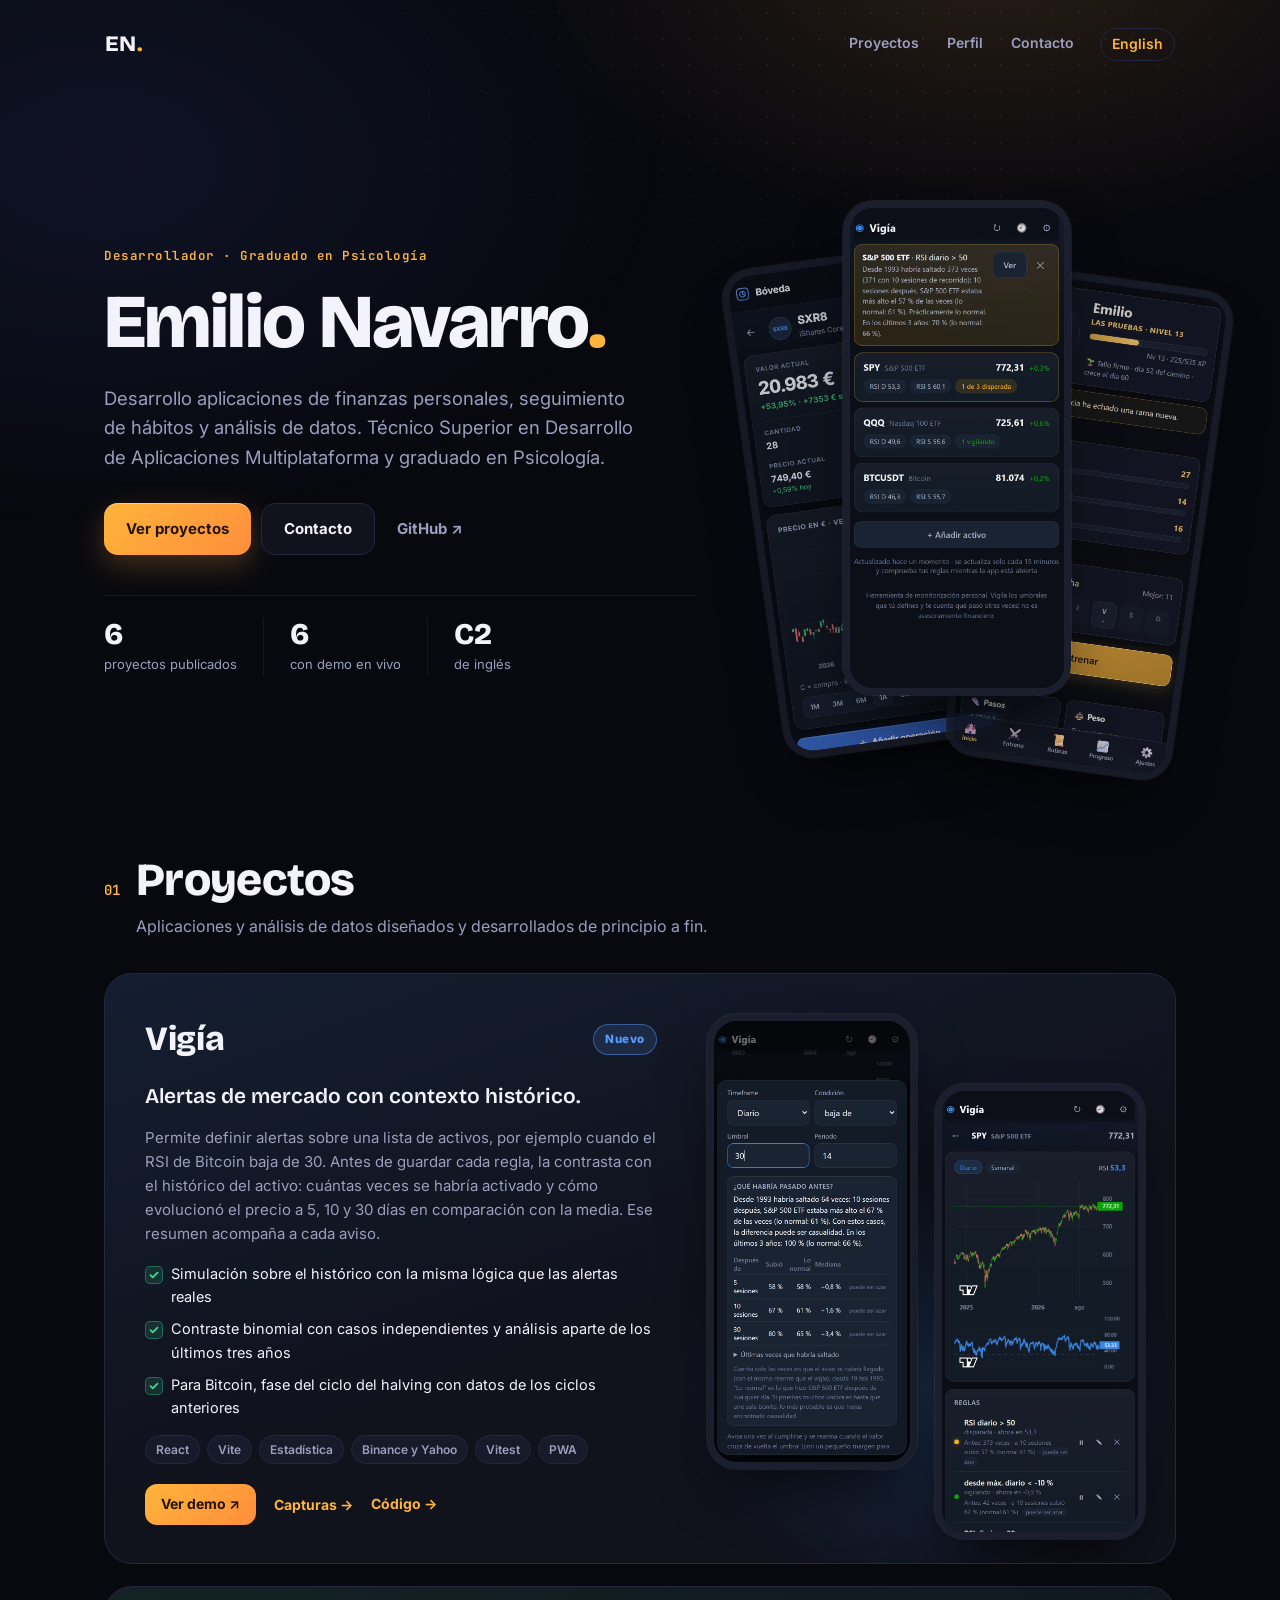
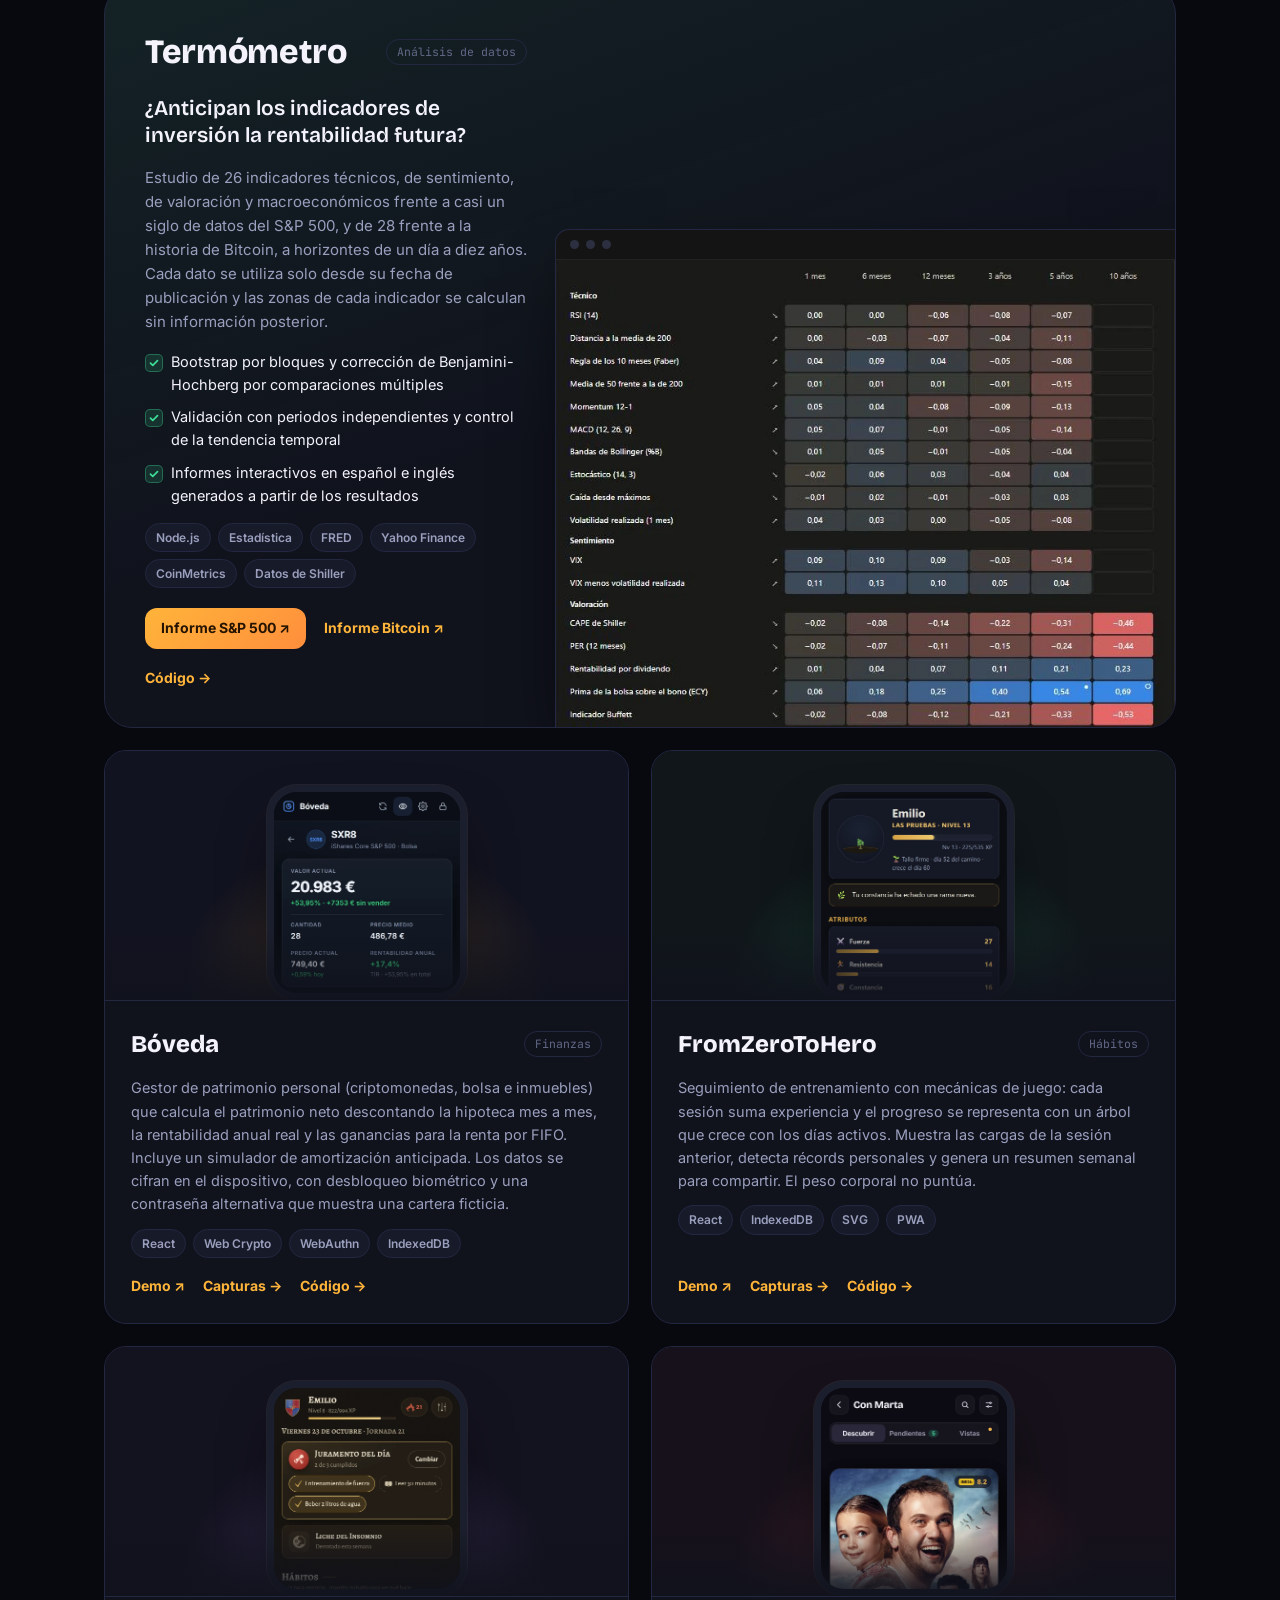
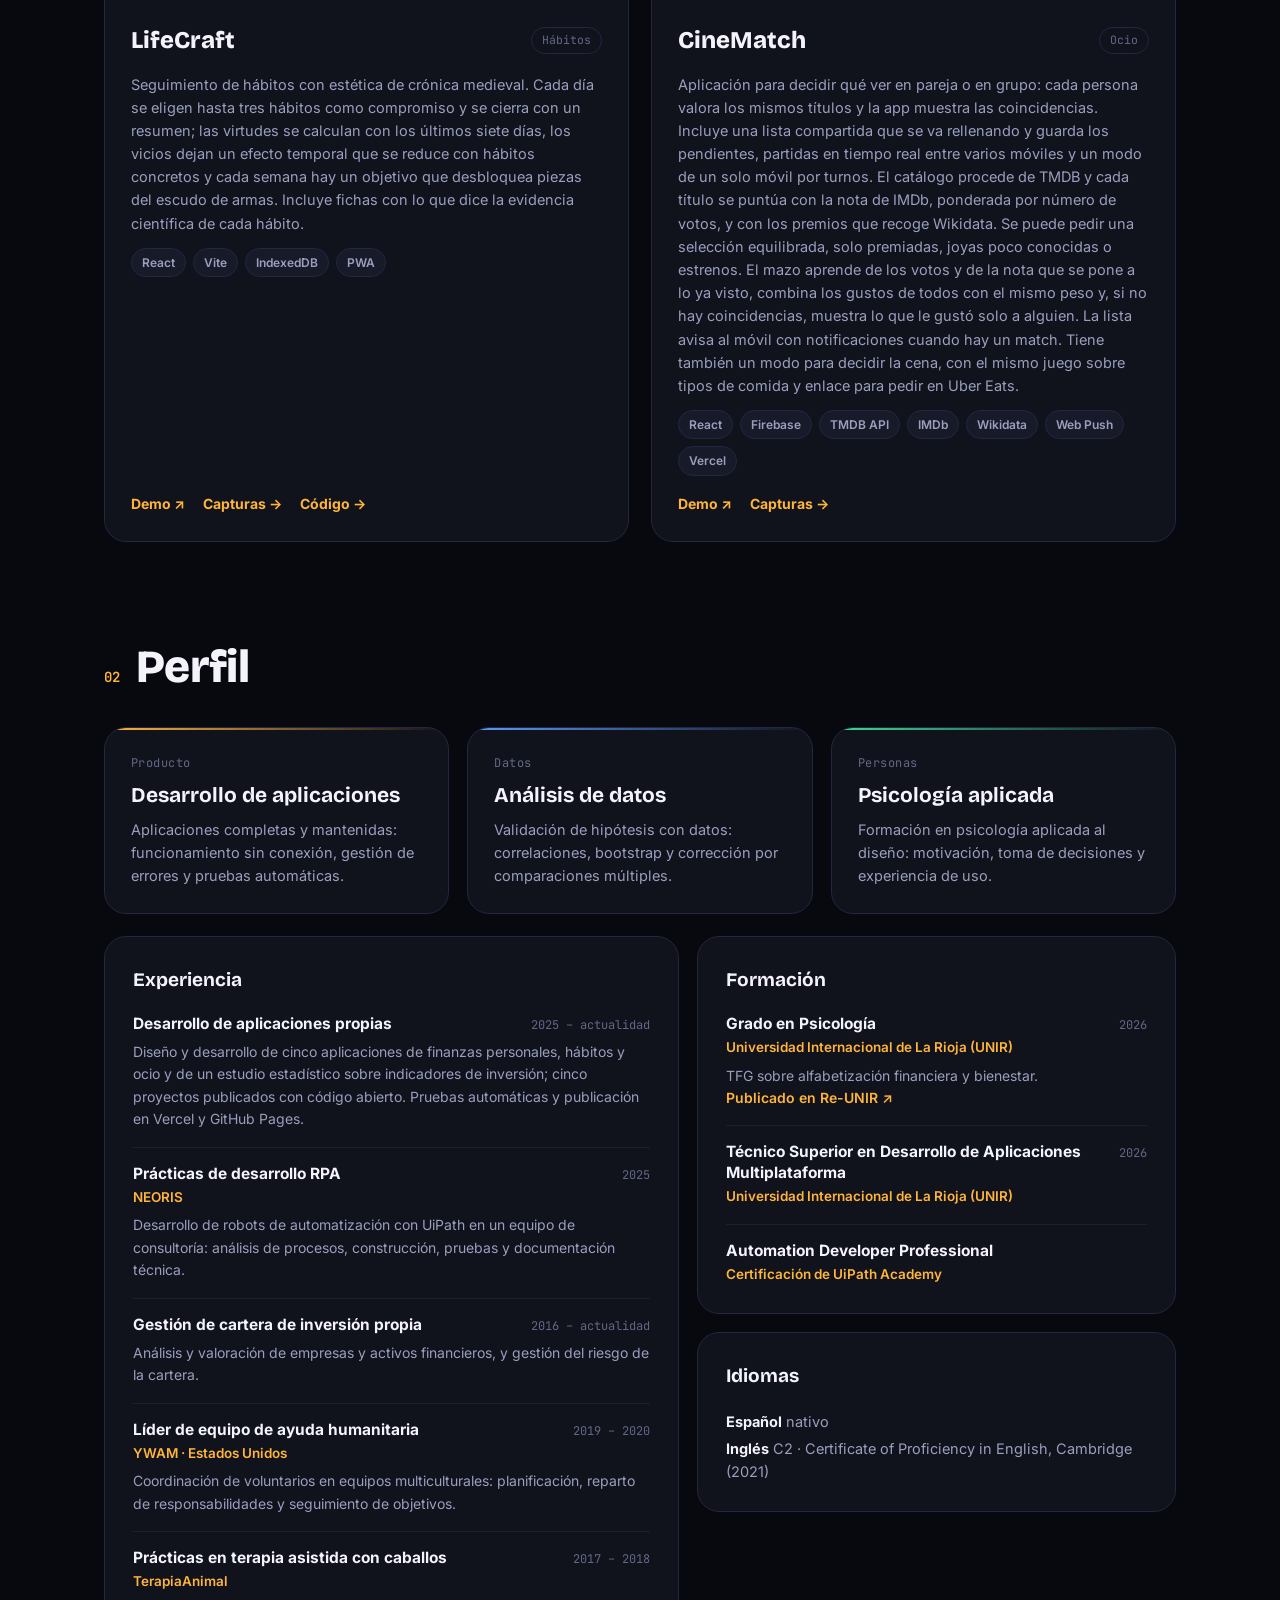
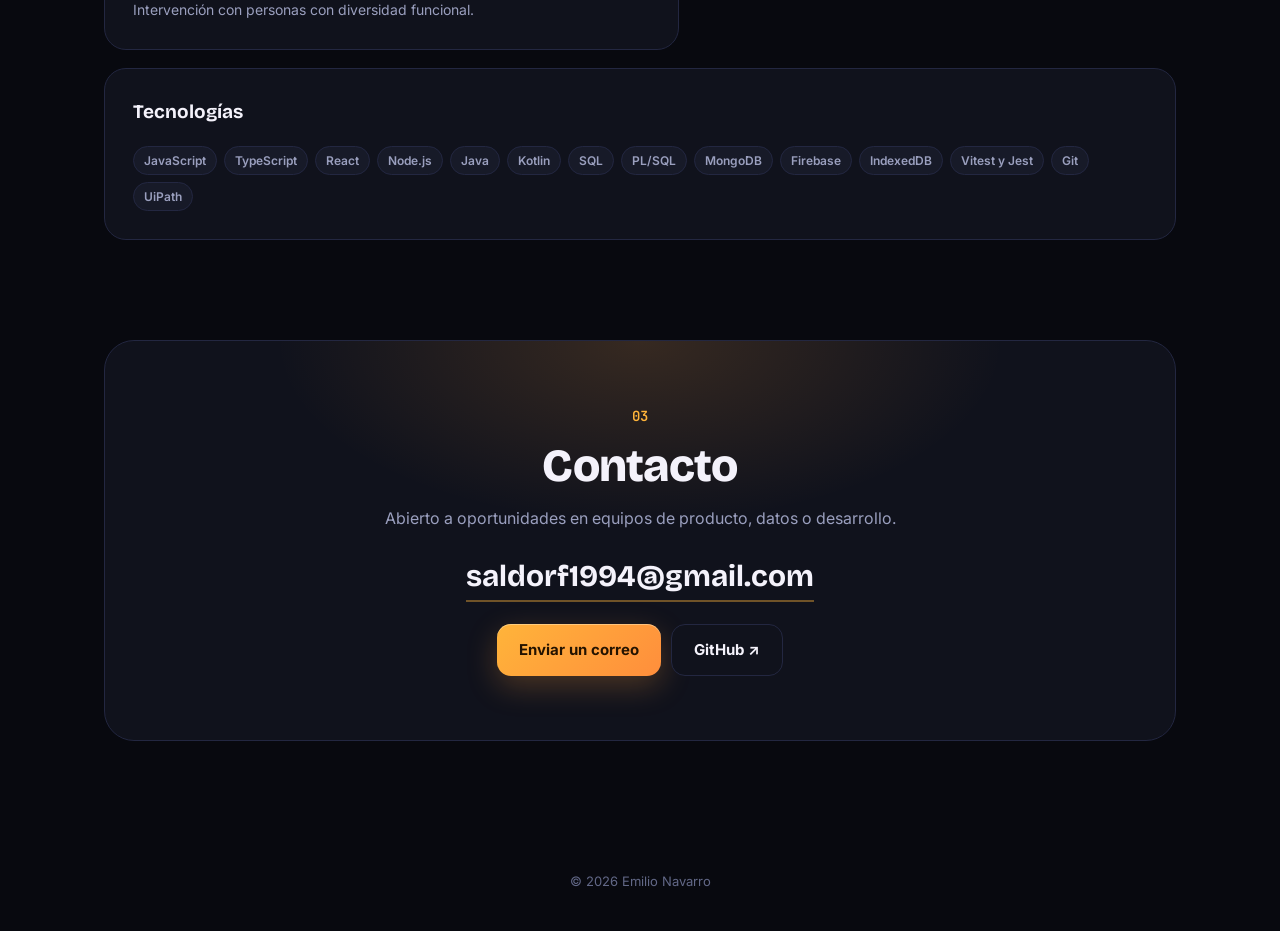
<file: index.html>
<!doctype html>
<html lang="es">

<head>
  <meta charset="UTF-8" />
  <meta name="viewport" content="width=device-width, initial-scale=1.0" />
  <meta name="theme-color" content="#08090f" />
  <title>Emilio Navarro · Desarrollador y graduado en Psicología</title>
  <meta name="description"
    content="Portfolio de Emilio Navarro, desarrollador de aplicaciones (DAM) y graduado en Psicología. Aplicaciones de finanzas personales y hábitos, y análisis de datos." />
  <meta property="og:type" content="website" />
  <meta property="og:url" content="https://seakerop.github.io/portfolio-12-06-main/" />
  <meta property="og:title" content="Emilio Navarro · Desarrollador y graduado en Psicología" />
  <meta property="og:description" content="Aplicaciones de finanzas personales y hábitos, y análisis de datos." />
  <meta property="og:image" content="https://seakerop.github.io/portfolio-12-06-main/og.png" />
  <meta name="twitter:card" content="summary_large_image" />
  <link rel="icon"
    href="data:image/svg+xml,%3Csvg xmlns='http://www.w3.org/2000/svg' viewBox='0 0 100 100'%3E%3Crect width='100' height='100' rx='24' fill='%2308090f'/%3E%3Ctext x='46' y='68' font-family='Arial' font-weight='800' font-size='50' fill='%23f4f2fb' text-anchor='middle'%3EEN%3C/text%3E%3Ccircle cx='82' cy='64' r='7' fill='%23ffb43a'/%3E%3C/svg%3E" />
  <link rel="preconnect" href="https://fonts.googleapis.com" />
  <link rel="preconnect" href="https://fonts.gstatic.com" crossorigin />
  <link
    href="https://fonts.googleapis.com/css2?family=Bricolage+Grotesque:opsz,wght@12..96,400..800&family=Inter:wght@400;500;600;700&family=JetBrains+Mono:wght@500;600&display=swap"
    rel="stylesheet" />
  <link rel="alternate" hreflang="en" href="https://seakerop.github.io/portfolio-12-06-main/en/" />
  <link rel="stylesheet" href="style.css" />
</head>

<body>
  <div class="backdrop" aria-hidden="true"></div>

  <header class="nav">
    <a class="brand" href="#top" aria-label="Inicio">EN<span class="dot">.</span></a>
    <nav>
      <a href="#proyectos">Proyectos</a>
      <a href="#perfil">Perfil</a>
      <a href="#contacto">Contacto</a>
      <a class="lang-link" href="en/" hreflang="en" lang="en">English</a>
    </nav>
  </header>

  <main id="top">
    <!-- ═══ hero ═══ -->
    <section class="hero">
      <div class="hero-text">
        <p class="eyebrow reveal">Desarrollador · Graduado en Psicología</p>
        <h1 class="reveal">Emilio Navarro<span class="dot">.</span></h1>
        <p class="hero-sub reveal">
          Desarrollo aplicaciones de finanzas personales, seguimiento de hábitos y análisis de datos. Técnico Superior
          en Desarrollo de Aplicaciones Multiplataforma y graduado en Psicología.
        </p>
        <div class="hero-cta reveal">
          <a class="btn btn-solid" href="#proyectos">Ver proyectos</a>
          <a class="btn btn-line" href="mailto:saldorf1994@gmail.com">Contacto</a>
          <a class="btn btn-ghost" href="https://github.com/seakerop" target="_blank" rel="noreferrer">GitHub ↗</a>
        </div>
        <ul class="proof reveal" aria-label="En cifras">
          <li><b>6</b><span>proyectos publicados</span></li>
          <li><b>6</b><span>con demo en vivo</span></li>
          <li><b>C2</b><span>de inglés</span></li>
        </ul>
      </div>

      <div class="hero-phones reveal" aria-hidden="true">
        <figure class="phone p-back"><img src="img/boveda/2-activo.webp" alt="" fetchpriority="high" /></figure>
        <figure class="phone p-front"><img src="img/vigia/1-avisos.webp" alt="" fetchpriority="high" /></figure>
        <figure class="phone p-side"><img src="img/fzth/1-home.webp" alt="" /></figure>
      </div>
    </section>

    <!-- ═══ proyectos ═══ -->
    <section id="proyectos">
      <div class="sec-head reveal">
        <span class="sec-num mono">01</span>
        <h2>Proyectos</h2>
        <p>Aplicaciones y análisis de datos diseñados y desarrollados de principio a fin.</p>
      </div>

      <!-- destacado: Vigía -->
      <article class="feature reveal">
        <div class="feature-text">
          <div class="card-top">
            <h3>Vigía</h3>
            <span class="badge badge-new">Nuevo</span>
          </div>
          <p class="lede">Alertas de mercado con contexto histórico.</p>
          <p>
            Permite definir alertas sobre una lista de activos, por ejemplo cuando el RSI de Bitcoin baja de 30. Antes
            de guardar cada regla, la contrasta con el histórico del activo: cuántas veces se habría activado y cómo
            evolucionó el precio a 5, 10 y 30 días en comparación con la media. Ese resumen acompaña a cada aviso.
          </p>
          <ul class="checks">
            <li>Simulación sobre el histórico con la misma lógica que las alertas reales</li>
            <li>Contraste binomial con casos independientes y análisis aparte de los últimos tres años</li>
            <li>Para Bitcoin, fase del ciclo del halving con datos de los ciclos anteriores</li>
          </ul>
          <div class="stack">
            <span>React</span><span>Vite</span><span>Estadística</span><span>Binance y Yahoo</span><span>Vitest</span><span>PWA</span>
          </div>
          <div class="card-links">
            <a class="link-solid" href="https://vigia-fawn.vercel.app" target="_blank" rel="noreferrer">Ver demo ↗</a>
            <button type="button" class="shots-link" data-shots="vigia">Capturas →</button>
            <a href="https://github.com/seakerop/vigia" target="_blank" rel="noreferrer">Código →</a>
          </div>
        </div>
        <div class="feature-visual" aria-hidden="true">
          <figure class="phone"><img src="img/vigia/3-probador.webp" alt="" loading="lazy" /></figure>
          <figure class="phone phone-offset"><img src="img/vigia/2-ficha.webp" alt="" loading="lazy" /></figure>
        </div>
      </article>

      <!-- destacado: Termómetro -->
      <article class="feature feature-data reveal">
        <div class="feature-text">
          <div class="card-top">
            <h3>Termómetro</h3>
            <span class="tag mono">Análisis de datos</span>
          </div>
          <p class="lede">¿Anticipan los indicadores de inversión la rentabilidad futura?</p>
          <p>
            Estudio de 26 indicadores técnicos, de sentimiento, de valoración y macroeconómicos frente a casi un siglo
            de datos del S&amp;P 500, y de 28 frente a la historia de Bitcoin, a horizontes de un día a diez años. Cada
            dato se utiliza solo desde su fecha de publicación y las zonas de cada indicador se calculan sin
            información posterior.
          </p>
          <ul class="checks">
            <li>Bootstrap por bloques y corrección de Benjamini-Hochberg por comparaciones múltiples</li>
            <li>Validación con periodos independientes y control de la tendencia temporal</li>
            <li>Informes interactivos en español e inglés generados a partir de los resultados</li>
          </ul>
          <div class="stack">
            <span>Node.js</span><span>Estadística</span><span>FRED</span><span>Yahoo Finance</span><span>CoinMetrics</span><span>Datos de Shiller</span>
          </div>
          <div class="card-links">
            <a class="link-solid" href="https://seakerop.github.io/termometro/" target="_blank" rel="noreferrer">Informe S&amp;P 500 ↗</a>
            <a href="https://seakerop.github.io/termometro/bitcoin.html" target="_blank" rel="noreferrer">Informe Bitcoin ↗</a>
            <a href="https://github.com/seakerop/termometro" target="_blank" rel="noreferrer">Código →</a>
          </div>
        </div>
        <div class="feature-visual" aria-hidden="true">
          <figure class="browser">
            <div class="browser-bar"><i></i><i></i><i></i></div>
            <img src="img/termometro/mapa.webp" alt="" loading="lazy" width="758" height="572" />
          </figure>
        </div>
      </article>

      <div class="cards">
        <article class="card reveal">
          <div class="card-shot shot-vault">
            <figure class="phone"><img src="img/boveda/2-activo.webp" alt="Ficha de un fondo del S&amp;P 500 en Bóveda con su gráfica de velas" loading="lazy" /></figure>
          </div>
          <div class="card-body">
            <div class="card-top"><h3>Bóveda</h3><span class="tag mono">Finanzas</span></div>
            <p>
              Gestor de patrimonio personal (criptomonedas, bolsa e inmuebles) que calcula el patrimonio neto
              descontando la hipoteca mes a mes, la rentabilidad anual real y las ganancias para la renta por FIFO.
              Incluye un simulador de amortización anticipada. Los datos se cifran en el dispositivo, con desbloqueo
              biométrico y una contraseña alternativa que muestra una cartera ficticia.
            </p>
            <div class="stack"><span>React</span><span>Web Crypto</span><span>WebAuthn</span><span>IndexedDB</span></div>
            <div class="card-links">
              <a href="https://boveda-ivory.vercel.app" target="_blank" rel="noreferrer">Demo ↗</a>
              <button type="button" class="shots-link" data-shots="boveda">Capturas →</button>
              <a href="https://github.com/seakerop/boveda" target="_blank" rel="noreferrer">Código →</a>
            </div>
          </div>
        </article>

        <article class="card reveal">
          <div class="card-shot shot-gym">
            <figure class="phone"><img src="img/fzth/1-home.webp" alt="Pantalla principal de FromZeroToHero" loading="lazy" /></figure>
          </div>
          <div class="card-body">
            <div class="card-top"><h3>FromZeroToHero</h3><span class="tag mono">Hábitos</span></div>
            <p>
              Seguimiento de entrenamiento con mecánicas de juego: cada sesión suma experiencia y el progreso se
              representa con un árbol que crece con los días activos. Muestra las cargas de la sesión anterior, detecta
              récords personales y genera un resumen semanal para compartir. El peso corporal no puntúa.
            </p>
            <div class="stack"><span>React</span><span>IndexedDB</span><span>SVG</span><span>PWA</span></div>
            <div class="card-links">
              <a href="https://seakerop.github.io/fromzerotohero/" target="_blank" rel="noreferrer">Demo ↗</a>
              <button type="button" class="shots-link" data-shots="fzth">Capturas →</button>
              <a href="https://github.com/seakerop/fromzerotohero" target="_blank" rel="noreferrer">Código →</a>
            </div>
          </div>
        </article>

        <article class="card reveal">
          <div class="card-shot shot-life">
            <figure class="phone"><img src="img/lifecraft/1-jornada.webp" alt="Jornada del día en LifeCraft" loading="lazy" /></figure>
          </div>
          <div class="card-body">
            <div class="card-top"><h3>LifeCraft</h3><span class="tag mono">Hábitos</span></div>
            <p>
              Seguimiento de hábitos con estética de crónica medieval. Cada día se eligen hasta tres hábitos como
              compromiso y se cierra con un resumen; las virtudes se calculan con los últimos siete días, los vicios
              dejan un efecto temporal que se reduce con hábitos concretos y cada semana hay un objetivo que desbloquea
              piezas del escudo de armas. Incluye fichas con lo que dice la evidencia científica de cada hábito.
            </p>
            <div class="stack"><span>React</span><span>Vite</span><span>IndexedDB</span><span>PWA</span></div>
            <div class="card-links">
              <a href="https://lifecraft-lovat.vercel.app" target="_blank" rel="noreferrer">Demo ↗</a>
              <button type="button" class="shots-link" data-shots="lifecraft">Capturas →</button>
              <a href="https://github.com/seakerop/lifecraft" target="_blank" rel="noreferrer">Código →</a>
            </div>
          </div>
        </article>

        <article class="card reveal">
          <div class="card-shot shot-cine">
            <figure class="phone"><img src="img/cinematch/2-descubrir.webp" alt="Carta de una película en CineMatch" loading="lazy" /></figure>
          </div>
          <div class="card-body">
            <div class="card-top"><h3>CineMatch</h3><span class="tag mono">Ocio</span></div>
            <p>
              Aplicación para decidir qué ver en pareja o en grupo: cada persona valora los mismos títulos y la app
              muestra las coincidencias. Incluye una lista compartida que se va rellenando y guarda los pendientes,
              partidas en tiempo real entre varios móviles y un modo de un solo móvil por turnos. El catálogo procede
              de TMDB y cada título se puntúa con la nota de IMDb, ponderada por número de votos, y con los premios
              que recoge Wikidata. Se puede pedir una selección equilibrada, solo premiadas, joyas poco conocidas o
              estrenos. El mazo aprende de los votos y de la nota que se pone a lo ya visto, combina los gustos de
              todos con el mismo peso y, si no hay coincidencias, muestra lo que le gustó solo a alguien. La lista
              avisa al móvil con notificaciones cuando hay un match. Tiene también un modo para decidir la cena, con
              el mismo juego sobre tipos de comida y enlace para pedir en Uber Eats.
            </p>
            <div class="stack"><span>React</span><span>Firebase</span><span>TMDB API</span><span>IMDb</span><span>Wikidata</span><span>Web Push</span><span>Vercel</span></div>
            <div class="card-links">
              <a href="https://cinematch-wine-xi.vercel.app" target="_blank" rel="noreferrer">Demo ↗</a>
              <button type="button" class="shots-link" data-shots="cinematch">Capturas →</button>
            </div>
          </div>
        </article>
      </div>
    </section>

    <!-- ═══ perfil ═══ -->
    <section id="perfil">
      <div class="sec-head reveal">
        <span class="sec-num mono">02</span>
        <h2>Perfil</h2>
      </div>

      <div class="pillars">
        <div class="pillar reveal">
          <span class="pillar-k mono">Producto</span>
          <h3>Desarrollo de aplicaciones</h3>
          <p>Aplicaciones completas y mantenidas: funcionamiento sin conexión, gestión de errores y pruebas automáticas.</p>
        </div>
        <div class="pillar reveal">
          <span class="pillar-k mono">Datos</span>
          <h3>Análisis de datos</h3>
          <p>Validación de hipótesis con datos: correlaciones, bootstrap y corrección por comparaciones múltiples.</p>
        </div>
        <div class="pillar reveal">
          <span class="pillar-k mono">Personas</span>
          <h3>Psicología aplicada</h3>
          <p>Formación en psicología aplicada al diseño: motivación, toma de decisiones y experiencia de uso.</p>
        </div>
      </div>

      <div class="cv-grid">
        <div class="cv-block reveal">
          <h3 class="block-title">Experiencia</h3>
          <ul class="cv-list">
            <li>
              <div class="cv-head"><b>Desarrollo de aplicaciones propias</b><span class="when mono">2025 – actualidad</span></div>
              <p>Diseño y desarrollo de cinco aplicaciones de finanzas personales, hábitos y ocio y de un estudio estadístico sobre indicadores de inversión; cinco proyectos publicados con código abierto. Pruebas automáticas y publicación en Vercel y GitHub Pages.</p>
            </li>
            <li>
              <div class="cv-head"><b>Prácticas de desarrollo RPA</b><span class="when mono">2025</span></div>
              <span class="org">NEORIS</span>
              <p>Desarrollo de robots de automatización con UiPath en un equipo de consultoría: análisis de procesos, construcción, pruebas y documentación técnica.</p>
            </li>
            <li>
              <div class="cv-head"><b>Gestión de cartera de inversión propia</b><span class="when mono">2016 – actualidad</span></div>
              <p>Análisis y valoración de empresas y activos financieros, y gestión del riesgo de la cartera.</p>
            </li>
            <li>
              <div class="cv-head"><b>Líder de equipo de ayuda humanitaria</b><span class="when mono">2019 – 2020</span></div>
              <span class="org">YWAM · Estados Unidos</span>
              <p>Coordinación de voluntarios en equipos multiculturales: planificación, reparto de responsabilidades y seguimiento de objetivos.</p>
            </li>
            <li>
              <div class="cv-head"><b>Prácticas en terapia asistida con caballos</b><span class="when mono">2017 – 2018</span></div>
              <span class="org">TerapiaAnimal</span>
              <p>Intervención con personas con diversidad funcional.</p>
            </li>
          </ul>
        </div>

        <div class="cv-side">
          <div class="cv-block reveal">
            <h3 class="block-title">Formación</h3>
            <ul class="cv-list">
              <li>
                <div class="cv-head"><b>Grado en Psicología</b><span class="when mono">2026</span></div>
                <span class="org">Universidad Internacional de La Rioja (UNIR)</span>
                <p>TFG sobre alfabetización financiera y bienestar. <a href="https://reunir.unir.net/handle/123456789/23557" target="_blank" rel="noreferrer">Publicado en Re-UNIR ↗</a></p>
              </li>
              <li>
                <div class="cv-head"><b>Técnico Superior en Desarrollo de Aplicaciones Multiplataforma</b><span class="when mono">2026</span></div>
                <span class="org">Universidad Internacional de La Rioja (UNIR)</span>
              </li>
              <li>
                <div class="cv-head"><b>Automation Developer Professional</b></div>
                <span class="org">Certificación de UiPath Academy</span>
              </li>
            </ul>
          </div>
          <div class="cv-block reveal">
            <h3 class="block-title">Idiomas</h3>
            <p class="lang"><b>Español</b> nativo</p>
            <p class="lang"><b>Inglés</b> C2 · Certificate of Proficiency in English, Cambridge (2021)</p>
          </div>
        </div>

        <div class="cv-block cv-wide reveal">
          <h3 class="block-title">Tecnologías</h3>
          <div class="stack">
            <span>JavaScript</span><span>TypeScript</span><span>React</span><span>Node.js</span><span>Java</span><span>Kotlin</span>
            <span>SQL</span><span>PL/SQL</span><span>MongoDB</span><span>Firebase</span><span>IndexedDB</span><span>Vitest y Jest</span><span>Git</span><span>UiPath</span>
          </div>
        </div>
      </div>
    </section>

    <!-- ═══ contacto ═══ -->
    <section id="contacto">
      <div class="contact reveal">
        <span class="sec-num mono">03</span>
        <h2>Contacto</h2>
        <p>Abierto a oportunidades en equipos de producto, datos o desarrollo.</p>
        <a class="mail" href="mailto:saldorf1994@gmail.com">saldorf1994@gmail.com</a>
        <div class="hero-cta">
          <a class="btn btn-solid" href="mailto:saldorf1994@gmail.com">Enviar un correo</a>
          <a class="btn btn-line" href="https://github.com/seakerop" target="_blank" rel="noreferrer">GitHub ↗</a>
        </div>
      </div>
    </section>
  </main>

  <div id="lightbox" class="lightbox" hidden>
    <div class="lb-backdrop"></div>
    <div class="lb-panel" role="dialog" aria-modal="true" aria-label="Capturas del proyecto">
      <div class="lb-head">
        <h3 class="lb-title"></h3>
        <button class="lb-close" type="button" aria-label="Cerrar">✕</button>
      </div>
      <div class="lb-track"></div>
      <button class="lb-nav lb-prev" type="button" aria-label="Anterior">‹</button>
      <button class="lb-nav lb-next" type="button" aria-label="Siguiente">›</button>
    </div>
  </div>

  <footer>
    <p>© 2026 Emilio Navarro</p>
  </footer>

  <script>
    // sin JS no hay animación de aparición, pero el contenido siempre se ve
    document.documentElement.classList.add('js')
    // aparición suave de secciones al hacer scroll
    const io = new IntersectionObserver(
      (entries) => entries.forEach((e) => e.isIntersecting && e.target.classList.add('in')),
      { threshold: 0.12 },
    )
    document.querySelectorAll('.reveal').forEach((el) => io.observe(el))

    // galería de capturas con una explicación por pantalla
    const GALLERIES = {
      vigia: {
        title: 'Vigía',
        shots: [
          { src: 'img/vigia/1-avisos.webp', cap: 'Lista de activos con un aviso activo. Junto a la regla aparece su resumen histórico: número de veces que se habría activado en la historia del activo y evolución del precio a 10 días comparada con la media.' },
          { src: 'img/vigia/2-ficha.webp', cap: 'Ficha de cada activo con velas y RSI, calculados con el mismo código que evalúa las reglas.' },
          { src: 'img/vigia/3-probador.webp', cap: 'Al crear una regla, la aplicación la contrasta con el histórico del activo y muestra los resultados a 5, 10 y 30 días frente a la media, con una indicación de si la diferencia es significativa.' },
          { src: 'img/vigia/4-reglas.webp', cap: 'Reglas de cada activo con su estado y su resumen histórico: cuántas veces se habría activado y qué hizo el precio después.' },
        ],
      },
      fzth: {
        title: 'FromZeroToHero',
        shots: [
          { src: 'img/fzth/1-home.webp', cap: 'Pantalla principal: nivel, atributos y el árbol que representa el progreso, que crece con los días de actividad. Los atributos se calculan a partir de la actividad registrada, nunca del peso corporal.' },
          { src: 'img/fzth/2-arbol.webp', cap: 'Detalle del árbol con su historial: cada cierto número de días activos se añade un elemento nuevo, y su aspecto cambia con la estación del año.' },
          { src: 'img/fzth/3-entreno.webp', cap: 'Modo entrenamiento: cada ejercicio muestra las cargas de la sesión anterior y precarga las series. Incluye temporizador de descanso.' },
          { src: 'img/fzth/4-ficha.webp', cap: 'Fichas de técnica de 52 ejercicios: músculos implicados, puntos clave y errores habituales.' },
          { src: 'img/fzth/5-progreso.webp', cap: 'Evolución por ejercicio: mejor peso y 1RM estimado por sesión, con detección automática de récords personales.' },
          { src: 'img/fzth/6-gesta.webp', cap: 'Resumen semanal en formato imagen para compartir: nivel, racha y experiencia de la semana.' },
        ],
      },
      lifecraft: {
        title: 'LifeCraft',
        shots: [
          { src: 'img/lifecraft/1-jornada.webp', cap: 'Jornada del día: compromiso con hasta tres hábitos, registro con un toque, rachas y el objetivo de la semana.' },
          { src: 'img/lifecraft/2-blason.webp', cap: 'Escudo de armas editable que gana ornamentos con el nivel, y virtudes calculadas con los hábitos de los últimos siete días.' },
          { src: 'img/lifecraft/3-campana.webp', cap: 'Objetivo semanal: cada uno es más sensible a un tipo de hábito y retrocede con ciertos vicios.' },
          { src: 'img/lifecraft/4-cierre.webp', cap: 'Cierre del día con el resumen de lo hecho, el compromiso cumplido y los vicios registrados.' },
          { src: 'img/lifecraft/5-codice.webp', cap: 'Ficha de cada hábito con su efecto real, el nivel de evidencia y la fuente; no sustituye el consejo profesional.' },
        ],
      },
      boveda: {
        title: 'Bóveda',
        shots: [
          { src: 'img/boveda/1-patrimonio.webp', cap: 'El patrimonio neto, con la hipoteca ya descontada, la ganancia real y la rentabilidad anual. La línea discontinua es el dinero que he ido metiendo: la distancia hasta las velas es lo ganado.' },
          { src: 'img/boveda/2-activo.webp', cap: 'Ficha de cada activo: precio medio, ganancia sin vender y rentabilidad anual, con velas semanales. Los precios se actualizan solos.' },
          { src: 'img/boveda/3-hipoteca.webp', cap: 'Simulador de amortización anticipada: compara reducir cuota frente a reducir plazo y calcula el ahorro en intereses.' },
          { src: 'img/boveda/4-privacidad.webp', cap: 'Modo privacidad: oculta todas las cifras con un toque.' },
          { src: 'img/boveda/5-renta.webp', cap: 'Informe para la renta: ganancias por FIFO, como las calcula Hacienda, con la regla de los dos meses y los dividendos. Se exporta a CSV.' },
          { src: 'img/boveda/6-huella.webp', cap: 'Desbloqueo con huella. Los datos van cifrados en el propio móvil: no hay cuentas ni servidor.' },
          { src: 'img/boveda/7-apertura.webp', cap: 'Al desbloquear, la puerta de la caja fuerte se abre mientras se descifran los datos: el dial gira, salta el cerrojo y se entra por la puerta. Con la contraseña equivocada, la puerta tiembla.' },
        ],
      },
      cinematch: {
        title: 'CineMatch',
        shots: [
          { src: 'img/cinematch/1-inicio.webp', cap: 'Inicio: la lista compartida y, debajo, decidir en el momento con uno o varios móviles, qué ver o qué cenar.' },
          { src: 'img/cinematch/2-descubrir.webp', cap: 'Cada persona valora los títulos deslizando la carta. Cada carta muestra la nota de IMDb y, si lo tiene, el premio más importante.' },
          { src: 'img/cinematch/3-ficha.webp', cap: 'Ficha de cada título con la sinopsis, los votos en IMDb, los premios, el tráiler y enlace a las plataformas donde está disponible.' },
          { src: 'img/cinematch/4-match.webp', cap: 'Cuando todos eligen el mismo título, la app lo indica en ese momento.' },
          { src: 'img/cinematch/5-pendientes.webp', cap: 'Las coincidencias se guardan en la lista de pendientes. La ruleta elige una al azar.' },
          { src: 'img/cinematch/8-casi.webp', cap: 'Casi matches: lo que le gustó solo a una persona. Si a la otra le vale, pasa a pendientes.' },
          { src: 'img/cinematch/9-nota.webp', cap: 'Al marcar algo como visto se puntúa. Esa nota cuenta más que un voto para afinar los títulos siguientes.' },
          { src: 'img/cinematch/6-cena.webp', cap: 'Modo cena: el mismo juego con 28 tipos de comida, de la pizza al ramen, y lo dulce al final.' },
          { src: 'img/cinematch/7-pedir.webp', cap: 'Al coincidir, la ficha abre Uber Eats con la búsqueda hecha, o Glovo y Just Eat. Cada foto cita su autor y licencia.' },
        ],
      },
    }
    // la nav se vuelve píldora con blur en cuanto haces scroll
    const navBar = document.querySelector('.nav')
    const onScroll = () => navBar.classList.toggle('scrolled', window.scrollY > 8)
    onScroll()
    window.addEventListener('scroll', onScroll, { passive: true })

    const lb = document.getElementById('lightbox')
    const lbTitle = lb.querySelector('.lb-title')
    const lbTrack = lb.querySelector('.lb-track')
    let lastFocus = null
    function openGallery(key) {
      const g = GALLERIES[key]
      if (!g) return
      lastFocus = document.activeElement
      lbTitle.innerHTML = g.title + ' <small>desliza para ver más →</small>'
      lbTrack.innerHTML = g.shots
        .map((s) => `<figure class="lb-shot"><img src="${s.src}" alt="" loading="lazy" decoding="async" /><p>${s.cap}</p></figure>`)
        .join('')
      lbTrack.scrollLeft = 0
      lb.hidden = false
      document.body.style.overflow = 'hidden'
      lb.querySelector('.lb-close').focus({ preventScroll: true })
    }
    function closeGallery() {
      if (lb.hidden || lb.classList.contains('closing')) return
      lb.classList.add('closing')
      setTimeout(() => {
        lb.classList.remove('closing')
        lb.hidden = true
        document.body.style.overflow = ''
        if (lastFocus && lastFocus.focus) lastFocus.focus({ preventScroll: true })
      }, 190)
    }
    // una "página" de la tira = ancho de captura + hueco
    const stepSize = () => {
      const shot = lbTrack.querySelector('.lb-shot')
      return shot ? shot.getBoundingClientRect().width + 16 : 280
    }
    document.querySelectorAll('[data-shots]').forEach((b) => b.addEventListener('click', () => openGallery(b.dataset.shots)))
    lb.querySelector('.lb-close').addEventListener('click', closeGallery)
    lb.querySelector('.lb-backdrop').addEventListener('click', closeGallery)
    lb.querySelector('.lb-prev').addEventListener('click', () => lbTrack.scrollBy({ left: -stepSize(), behavior: 'smooth' }))
    lb.querySelector('.lb-next').addEventListener('click', () => lbTrack.scrollBy({ left: stepSize(), behavior: 'smooth' }))
    document.addEventListener('keydown', (e) => {
      if (lb.hidden) return
      if (e.key === 'Escape') closeGallery()
      if (e.key === 'ArrowRight') lbTrack.scrollBy({ left: stepSize(), behavior: 'smooth' })
      if (e.key === 'ArrowLeft') lbTrack.scrollBy({ left: -stepSize(), behavior: 'smooth' })
    })
    // arrastrar la tira con el ratón, como en el móvil con el dedo
    let dragging = false, dragX = 0, dragStart = 0
    lbTrack.addEventListener('pointerdown', (e) => {
      if (e.pointerType !== 'mouse') return
      dragging = true; dragX = e.clientX; dragStart = lbTrack.scrollLeft
      lbTrack.classList.add('dragging')
    })
    window.addEventListener('pointermove', (e) => {
      if (dragging) lbTrack.scrollLeft = dragStart - (e.clientX - dragX)
    })
    window.addEventListener('pointerup', () => {
      dragging = false
      lbTrack.classList.remove('dragging')
    })
  </script>
</body>

</html>
</file>
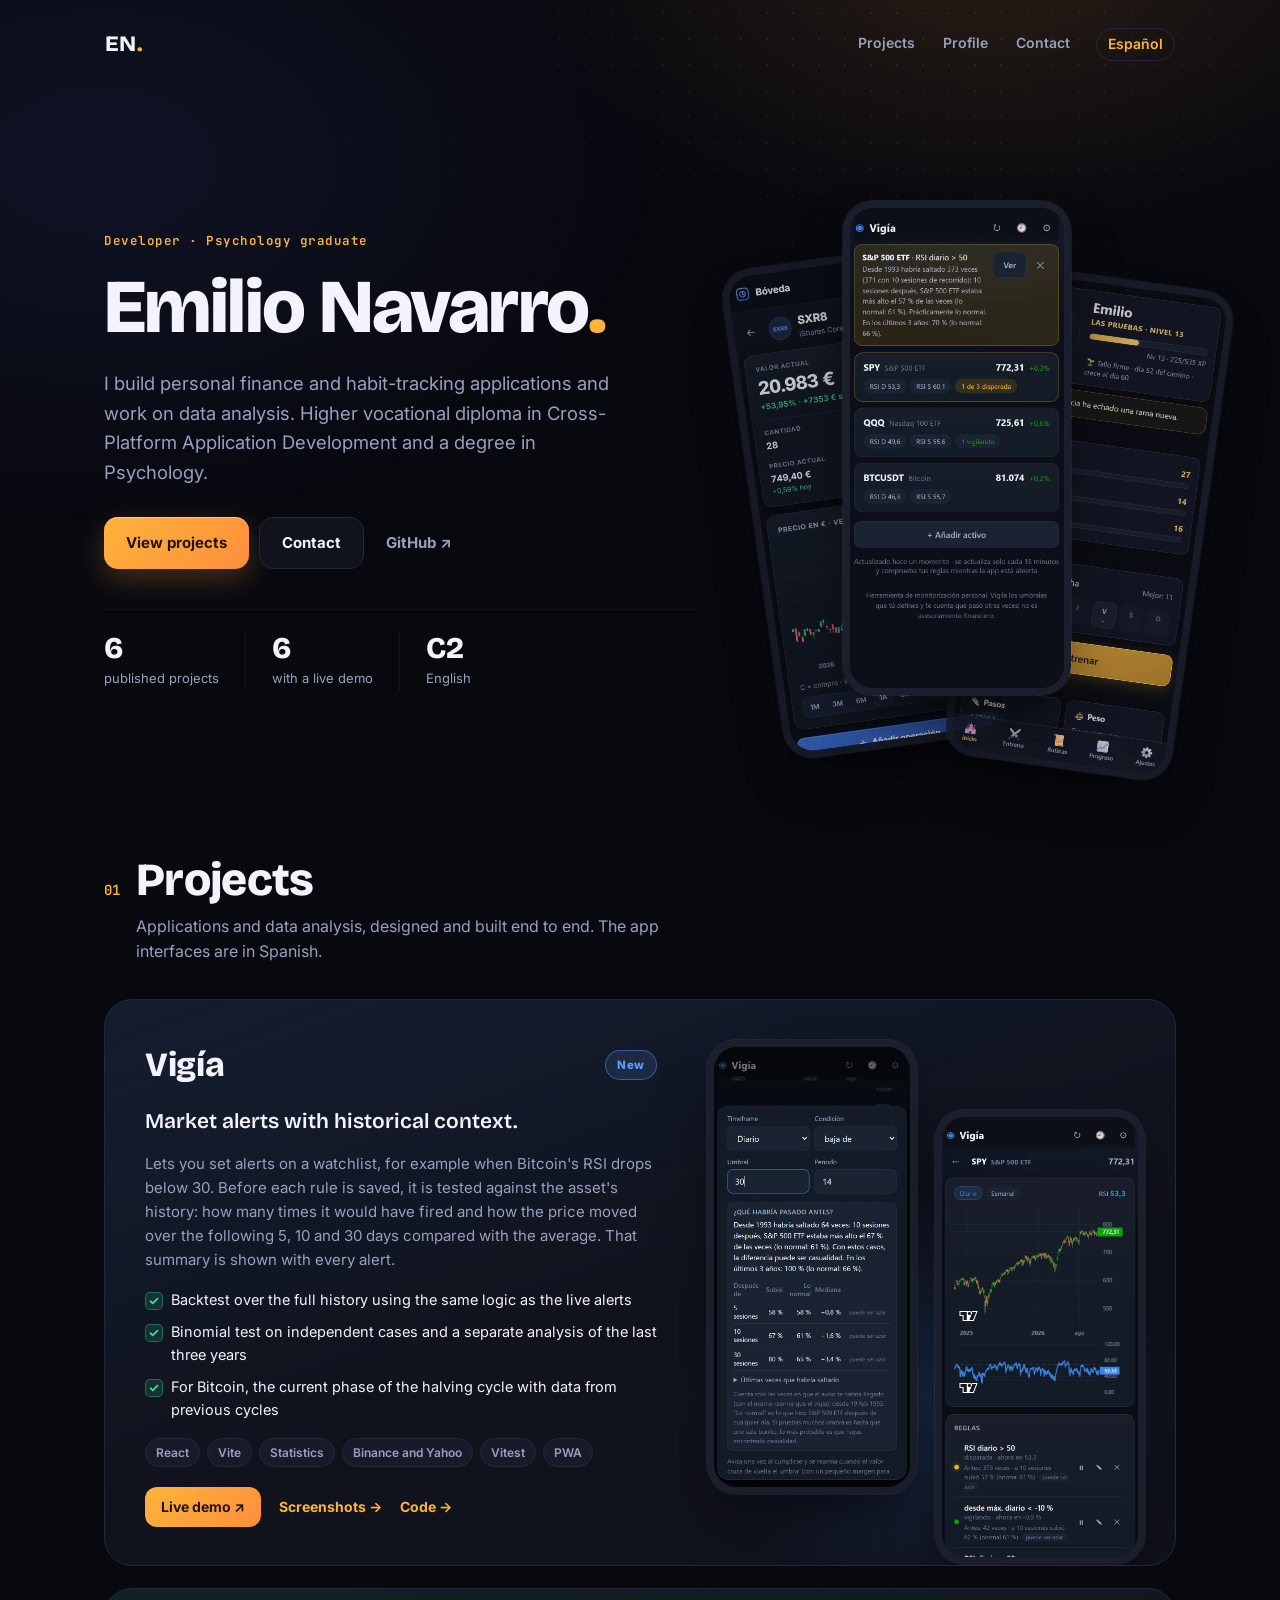
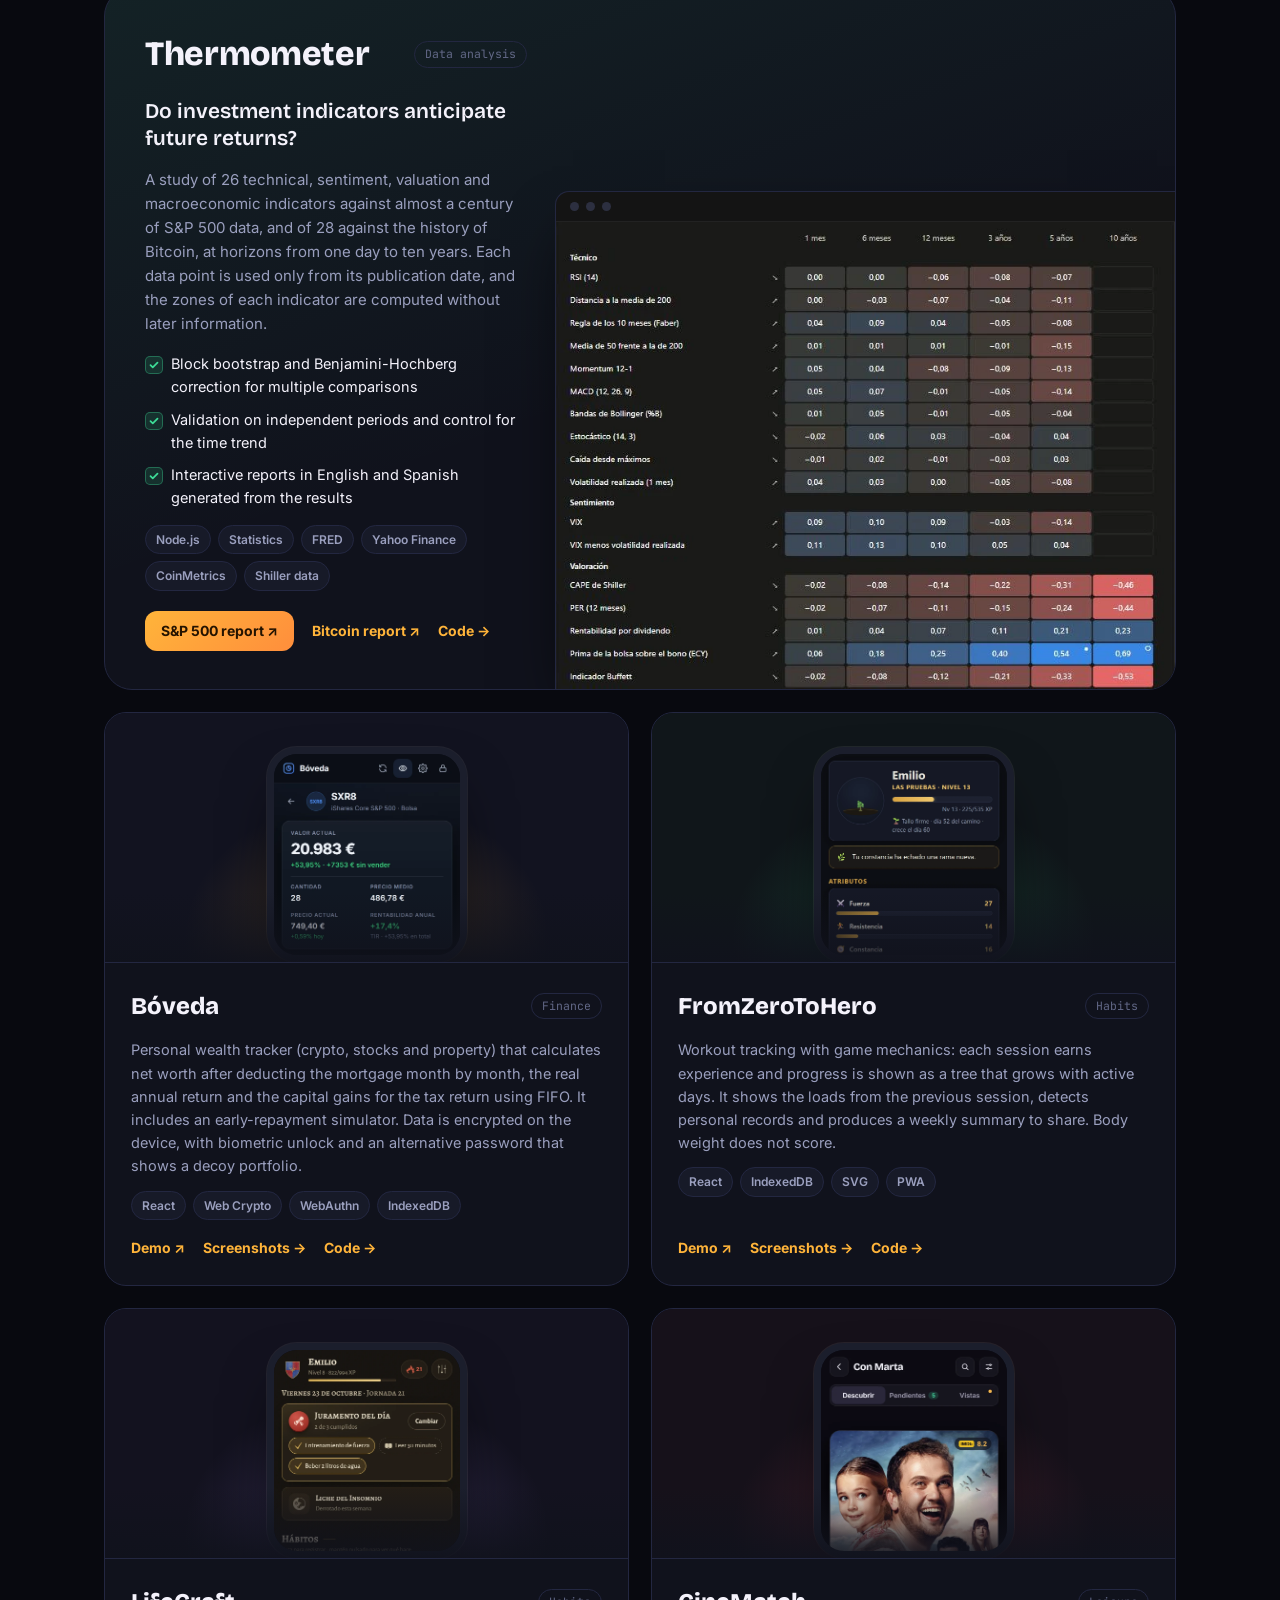
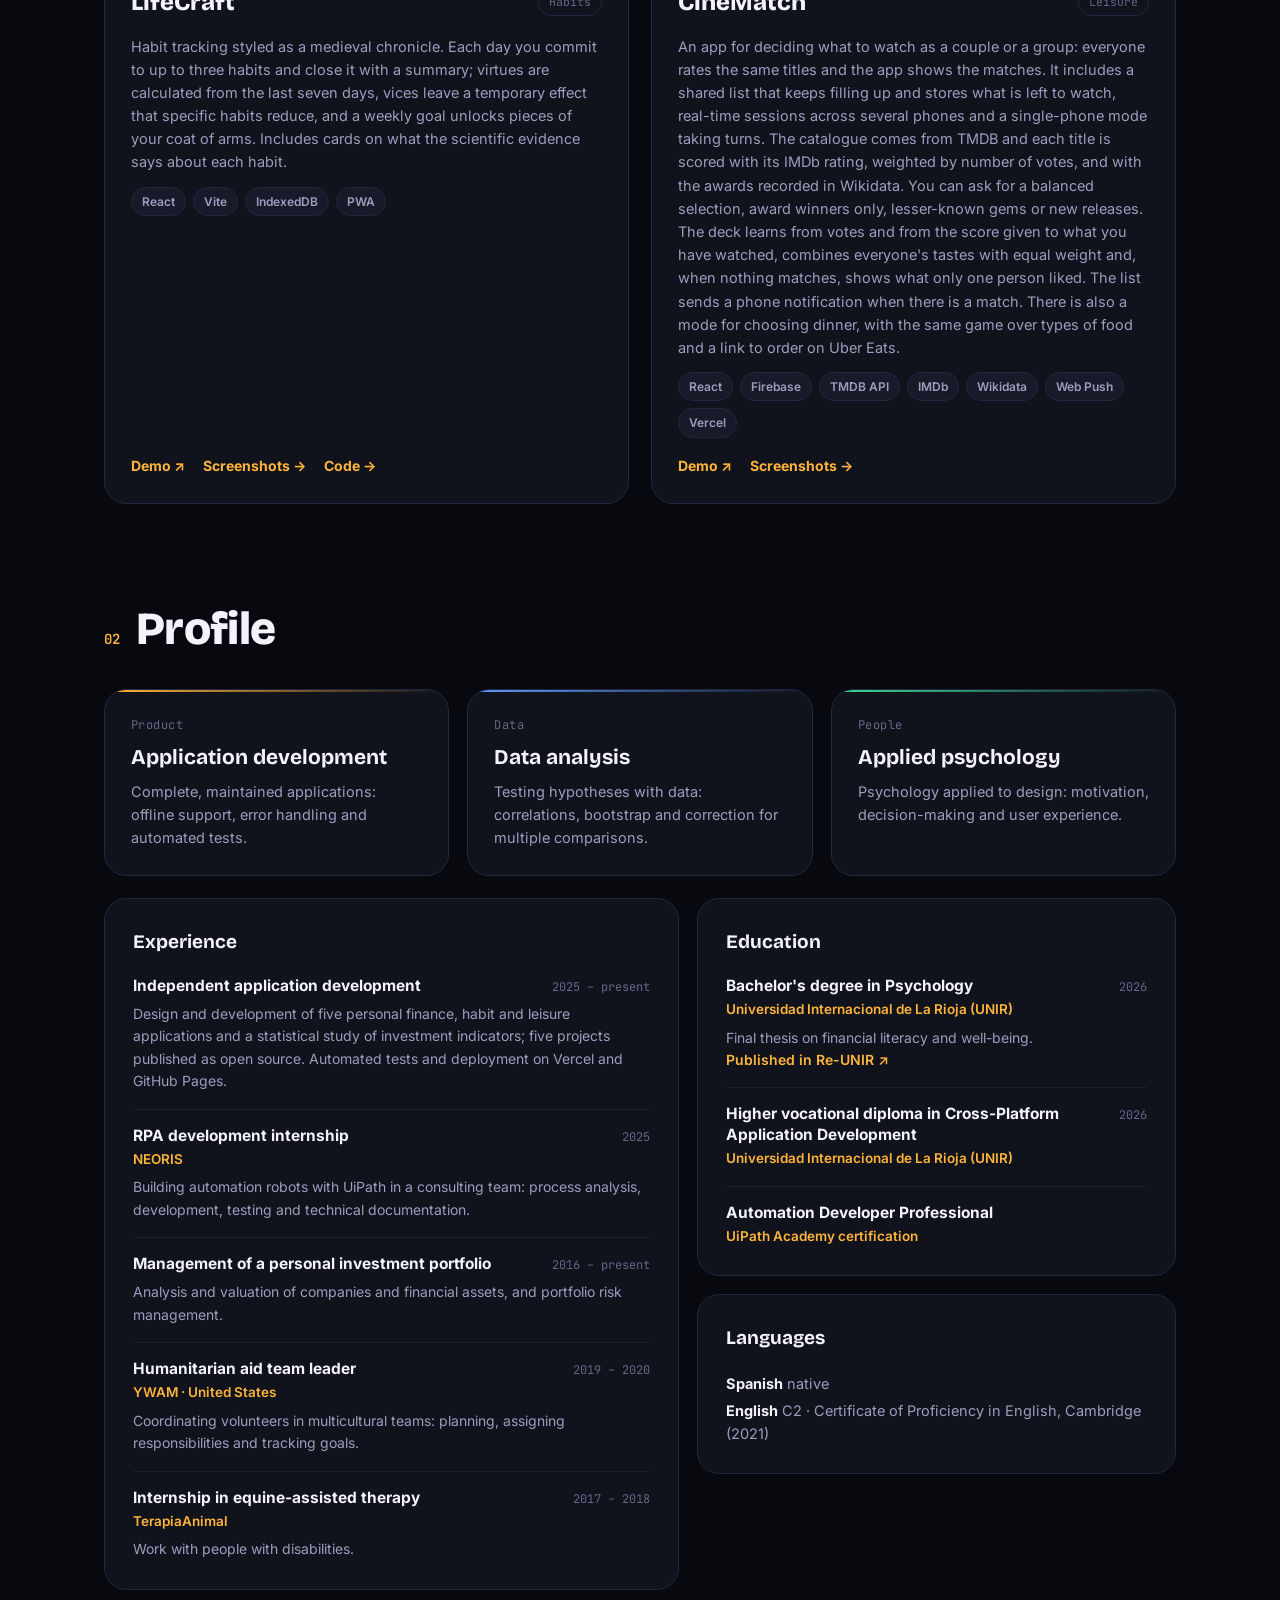
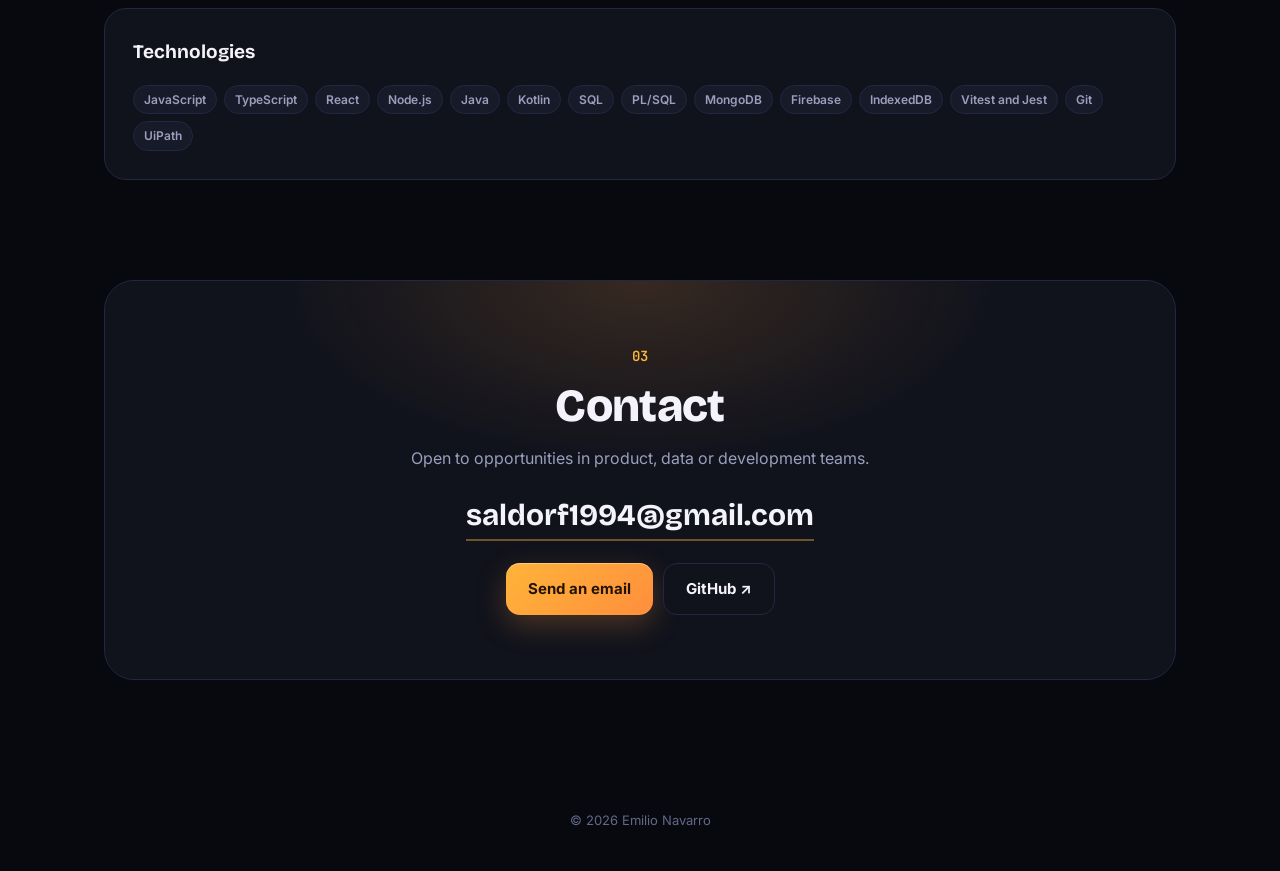
<file: en/index.html>
<!doctype html>
<html lang="en">

<head>
  <meta charset="UTF-8" />
  <meta name="viewport" content="width=device-width, initial-scale=1.0" />
  <meta name="theme-color" content="#08090f" />
  <title>Emilio Navarro · Developer and Psychology graduate</title>
  <meta name="description"
    content="Portfolio of Emilio Navarro, application developer and Psychology graduate. Personal finance and habit-tracking apps, and data analysis." />
  <meta property="og:type" content="website" />
  <meta property="og:url" content="https://seakerop.github.io/portfolio-12-06-main/en/" />
  <meta property="og:title" content="Emilio Navarro · Developer and Psychology graduate" />
  <meta property="og:description" content="Personal finance and habit-tracking apps, and data analysis." />
  <meta property="og:image" content="https://seakerop.github.io/portfolio-12-06-main/og.png" />
  <meta name="twitter:card" content="summary_large_image" />
  <link rel="icon"
    href="data:image/svg+xml,%3Csvg xmlns='http://www.w3.org/2000/svg' viewBox='0 0 100 100'%3E%3Crect width='100' height='100' rx='24' fill='%2308090f'/%3E%3Ctext x='46' y='68' font-family='Arial' font-weight='800' font-size='50' fill='%23f4f2fb' text-anchor='middle'%3EEN%3C/text%3E%3Ccircle cx='82' cy='64' r='7' fill='%23ffb43a'/%3E%3C/svg%3E" />
  <link rel="preconnect" href="https://fonts.googleapis.com" />
  <link rel="preconnect" href="https://fonts.gstatic.com" crossorigin />
  <link
    href="https://fonts.googleapis.com/css2?family=Bricolage+Grotesque:opsz,wght@12..96,400..800&family=Inter:wght@400;500;600;700&family=JetBrains+Mono:wght@500;600&display=swap"
    rel="stylesheet" />
  <link rel="alternate" hreflang="es" href="https://seakerop.github.io/portfolio-12-06-main/" />
  <link rel="stylesheet" href="../style.css" />
</head>

<body>
  <div class="backdrop" aria-hidden="true"></div>

  <header class="nav">
    <a class="brand" href="#top" aria-label="Home">EN<span class="dot">.</span></a>
    <nav>
      <a href="#projects">Projects</a>
      <a href="#profile">Profile</a>
      <a href="#contact">Contact</a>
      <a class="lang-link" href="../" hreflang="es" lang="es">Español</a>
    </nav>
  </header>

  <main id="top">
    <!-- ═══ hero ═══ -->
    <section class="hero">
      <div class="hero-text">
        <p class="eyebrow reveal">Developer · Psychology graduate</p>
        <h1 class="reveal">Emilio Navarro<span class="dot">.</span></h1>
        <p class="hero-sub reveal">
          I build personal finance and habit-tracking applications and work on data analysis. Higher vocational
          diploma in Cross-Platform Application Development and a degree in Psychology.
        </p>
        <div class="hero-cta reveal">
          <a class="btn btn-solid" href="#projects">View projects</a>
          <a class="btn btn-line" href="mailto:saldorf1994@gmail.com">Contact</a>
          <a class="btn btn-ghost" href="https://github.com/seakerop" target="_blank" rel="noreferrer">GitHub ↗</a>
        </div>
        <ul class="proof reveal" aria-label="In numbers">
          <li><b>6</b><span>published projects</span></li>
          <li><b>6</b><span>with a live demo</span></li>
          <li><b>C2</b><span>English</span></li>
        </ul>
      </div>

      <div class="hero-phones reveal" aria-hidden="true">
        <figure class="phone p-back"><img src="../img/boveda/2-activo.webp" alt="" fetchpriority="high" /></figure>
        <figure class="phone p-front"><img src="../img/vigia/1-avisos.webp" alt="" fetchpriority="high" /></figure>
        <figure class="phone p-side"><img src="../img/fzth/1-home.webp" alt="" /></figure>
      </div>
    </section>

    <!-- ═══ projects ═══ -->
    <section id="projects">
      <div class="sec-head reveal">
        <span class="sec-num mono">01</span>
        <h2>Projects</h2>
        <p>Applications and data analysis, designed and built end to end. The app interfaces are in Spanish.</p>
      </div>

      <!-- featured: Vigía -->
      <article class="feature reveal">
        <div class="feature-text">
          <div class="card-top">
            <h3>Vigía</h3>
            <span class="badge badge-new">New</span>
          </div>
          <p class="lede">Market alerts with historical context.</p>
          <p>
            Lets you set alerts on a watchlist, for example when Bitcoin's RSI drops below 30. Before each rule is
            saved, it is tested against the asset's history: how many times it would have fired and how the price
            moved over the following 5, 10 and 30 days compared with the average. That summary is shown with every
            alert.
          </p>
          <ul class="checks">
            <li>Backtest over the full history using the same logic as the live alerts</li>
            <li>Binomial test on independent cases and a separate analysis of the last three years</li>
            <li>For Bitcoin, the current phase of the halving cycle with data from previous cycles</li>
          </ul>
          <div class="stack">
            <span>React</span><span>Vite</span><span>Statistics</span><span>Binance and Yahoo</span><span>Vitest</span><span>PWA</span>
          </div>
          <div class="card-links">
            <a class="link-solid" href="https://vigia-fawn.vercel.app" target="_blank" rel="noreferrer">Live demo ↗</a>
            <button type="button" class="shots-link" data-shots="vigia">Screenshots →</button>
            <a href="https://github.com/seakerop/vigia" target="_blank" rel="noreferrer">Code →</a>
          </div>
        </div>
        <div class="feature-visual" aria-hidden="true">
          <figure class="phone"><img src="../img/vigia/3-probador.webp" alt="" loading="lazy" /></figure>
          <figure class="phone phone-offset"><img src="../img/vigia/2-ficha.webp" alt="" loading="lazy" /></figure>
        </div>
      </article>

      <!-- featured: Termómetro -->
      <article class="feature feature-data reveal">
        <div class="feature-text">
          <div class="card-top">
            <h3>Thermometer</h3>
            <span class="tag mono">Data analysis</span>
          </div>
          <p class="lede">Do investment indicators anticipate future returns?</p>
          <p>
            A study of 26 technical, sentiment, valuation and macroeconomic indicators against almost a century of
            S&amp;P 500 data, and of 28 against the history of Bitcoin, at horizons from one day to ten years. Each
            data point is used only from its publication date, and the zones of each indicator are computed without
            later information.
          </p>
          <ul class="checks">
            <li>Block bootstrap and Benjamini-Hochberg correction for multiple comparisons</li>
            <li>Validation on independent periods and control for the time trend</li>
            <li>Interactive reports in English and Spanish generated from the results</li>
          </ul>
          <div class="stack">
            <span>Node.js</span><span>Statistics</span><span>FRED</span><span>Yahoo Finance</span><span>CoinMetrics</span><span>Shiller data</span>
          </div>
          <div class="card-links">
            <a class="link-solid" href="https://seakerop.github.io/termometro/en/" target="_blank" rel="noreferrer">S&amp;P 500 report ↗</a>
            <a href="https://seakerop.github.io/termometro/en/bitcoin.html" target="_blank" rel="noreferrer">Bitcoin report ↗</a>
            <a href="https://github.com/seakerop/termometro" target="_blank" rel="noreferrer">Code →</a>
          </div>
        </div>
        <div class="feature-visual" aria-hidden="true">
          <figure class="browser">
            <div class="browser-bar"><i></i><i></i><i></i></div>
            <img src="../img/termometro/mapa.webp" alt="" loading="lazy" width="758" height="572" />
          </figure>
        </div>
      </article>

      <div class="cards">
        <article class="card reveal">
          <div class="card-shot shot-vault">
            <figure class="phone"><img src="../img/boveda/2-activo.webp" alt="Detail screen of an S&amp;P 500 fund in Bóveda with its candlestick chart" loading="lazy" /></figure>
          </div>
          <div class="card-body">
            <div class="card-top"><h3>Bóveda</h3><span class="tag mono">Finance</span></div>
            <p>
              Personal wealth tracker (crypto, stocks and property) that calculates net worth after deducting the
              mortgage month by month, the real annual return and the capital gains for the tax return using FIFO.
              It includes an early-repayment simulator. Data is encrypted on the device, with
              biometric unlock and an alternative password that shows a decoy portfolio.
            </p>
            <div class="stack"><span>React</span><span>Web Crypto</span><span>WebAuthn</span><span>IndexedDB</span></div>
            <div class="card-links">
              <a href="https://boveda-ivory.vercel.app" target="_blank" rel="noreferrer">Demo ↗</a>
              <button type="button" class="shots-link" data-shots="boveda">Screenshots →</button>
              <a href="https://github.com/seakerop/boveda" target="_blank" rel="noreferrer">Code →</a>
            </div>
          </div>
        </article>

        <article class="card reveal">
          <div class="card-shot shot-gym">
            <figure class="phone"><img src="../img/fzth/1-home.webp" alt="FromZeroToHero home screen" loading="lazy" /></figure>
          </div>
          <div class="card-body">
            <div class="card-top"><h3>FromZeroToHero</h3><span class="tag mono">Habits</span></div>
            <p>
              Workout tracking with game mechanics: each session earns experience and progress is shown as a tree
              that grows with active days. It shows the loads from the previous session, detects personal records and
              produces a weekly summary to share. Body weight does not score.
            </p>
            <div class="stack"><span>React</span><span>IndexedDB</span><span>SVG</span><span>PWA</span></div>
            <div class="card-links">
              <a href="https://seakerop.github.io/fromzerotohero/" target="_blank" rel="noreferrer">Demo ↗</a>
              <button type="button" class="shots-link" data-shots="fzth">Screenshots →</button>
              <a href="https://github.com/seakerop/fromzerotohero" target="_blank" rel="noreferrer">Code →</a>
            </div>
          </div>
        </article>

        <article class="card reveal">
          <div class="card-shot shot-life">
            <figure class="phone"><img src="../img/lifecraft/1-jornada.webp" alt="LifeCraft daily view" loading="lazy" /></figure>
          </div>
          <div class="card-body">
            <div class="card-top"><h3>LifeCraft</h3><span class="tag mono">Habits</span></div>
            <p>
              Habit tracking styled as a medieval chronicle. Each day you commit to up to three habits and close it
              with a summary; virtues are calculated from the last seven days, vices leave a temporary effect that
              specific habits reduce, and a weekly goal unlocks pieces of your coat of arms. Includes cards on what the
              scientific evidence says about each habit.
            </p>
            <div class="stack"><span>React</span><span>Vite</span><span>IndexedDB</span><span>PWA</span></div>
            <div class="card-links">
              <a href="https://lifecraft-lovat.vercel.app" target="_blank" rel="noreferrer">Demo ↗</a>
              <button type="button" class="shots-link" data-shots="lifecraft">Screenshots →</button>
              <a href="https://github.com/seakerop/lifecraft" target="_blank" rel="noreferrer">Code →</a>
            </div>
          </div>
        </article>

        <article class="card reveal">
          <div class="card-shot shot-cine">
            <figure class="phone"><img src="../img/cinematch/2-descubrir.webp" alt="A film card in CineMatch" loading="lazy" /></figure>
          </div>
          <div class="card-body">
            <div class="card-top"><h3>CineMatch</h3><span class="tag mono">Leisure</span></div>
            <p>
              An app for deciding what to watch as a couple or a group: everyone rates the same titles and the app
              shows the matches. It includes a shared list that keeps filling up and stores what is left to watch,
              real-time sessions across several phones and a single-phone mode taking turns. The catalogue comes from
              TMDB and each title is scored with its IMDb rating, weighted by number of votes, and with the awards
              recorded in Wikidata. You can ask for a balanced selection, award winners only, lesser-known gems or new
              releases. The deck learns from votes and from the score given to what you have watched, combines
              everyone's tastes with equal weight and, when nothing matches, shows what only one person liked. The list
              sends a phone notification when there is a match. There is also a mode for choosing dinner, with the same
              game over types of food and a link to order on Uber Eats.
            </p>
            <div class="stack"><span>React</span><span>Firebase</span><span>TMDB API</span><span>IMDb</span><span>Wikidata</span><span>Web Push</span><span>Vercel</span></div>
            <div class="card-links">
              <a href="https://cinematch-wine-xi.vercel.app" target="_blank" rel="noreferrer">Demo ↗</a>
              <button type="button" class="shots-link" data-shots="cinematch">Screenshots →</button>
            </div>
          </div>
        </article>
      </div>
    </section>

    <!-- ═══ profile ═══ -->
    <section id="profile">
      <div class="sec-head reveal">
        <span class="sec-num mono">02</span>
        <h2>Profile</h2>
      </div>

      <div class="pillars">
        <div class="pillar reveal">
          <span class="pillar-k mono">Product</span>
          <h3>Application development</h3>
          <p>Complete, maintained applications: offline support, error handling and automated tests.</p>
        </div>
        <div class="pillar reveal">
          <span class="pillar-k mono">Data</span>
          <h3>Data analysis</h3>
          <p>Testing hypotheses with data: correlations, bootstrap and correction for multiple comparisons.</p>
        </div>
        <div class="pillar reveal">
          <span class="pillar-k mono">People</span>
          <h3>Applied psychology</h3>
          <p>Psychology applied to design: motivation, decision-making and user experience.</p>
        </div>
      </div>

      <div class="cv-grid">
        <div class="cv-block reveal">
          <h3 class="block-title">Experience</h3>
          <ul class="cv-list">
            <li>
              <div class="cv-head"><b>Independent application development</b><span class="when mono">2025 – present</span></div>
              <p>Design and development of five personal finance, habit and leisure applications and a statistical study of investment indicators; five projects published as open source. Automated tests and deployment on Vercel and GitHub Pages.</p>
            </li>
            <li>
              <div class="cv-head"><b>RPA development internship</b><span class="when mono">2025</span></div>
              <span class="org">NEORIS</span>
              <p>Building automation robots with UiPath in a consulting team: process analysis, development, testing and technical documentation.</p>
            </li>
            <li>
              <div class="cv-head"><b>Management of a personal investment portfolio</b><span class="when mono">2016 – present</span></div>
              <p>Analysis and valuation of companies and financial assets, and portfolio risk management.</p>
            </li>
            <li>
              <div class="cv-head"><b>Humanitarian aid team leader</b><span class="when mono">2019 – 2020</span></div>
              <span class="org">YWAM · United States</span>
              <p>Coordinating volunteers in multicultural teams: planning, assigning responsibilities and tracking goals.</p>
            </li>
            <li>
              <div class="cv-head"><b>Internship in equine-assisted therapy</b><span class="when mono">2017 – 2018</span></div>
              <span class="org">TerapiaAnimal</span>
              <p>Work with people with disabilities.</p>
            </li>
          </ul>
        </div>

        <div class="cv-side">
          <div class="cv-block reveal">
            <h3 class="block-title">Education</h3>
            <ul class="cv-list">
              <li>
                <div class="cv-head"><b>Bachelor's degree in Psychology</b><span class="when mono">2026</span></div>
                <span class="org">Universidad Internacional de La Rioja (UNIR)</span>
                <p>Final thesis on financial literacy and well-being. <a href="https://reunir.unir.net/handle/123456789/23557" target="_blank" rel="noreferrer">Published in Re-UNIR ↗</a></p>
              </li>
              <li>
                <div class="cv-head"><b>Higher vocational diploma in Cross-Platform Application Development</b><span class="when mono">2026</span></div>
                <span class="org">Universidad Internacional de La Rioja (UNIR)</span>
              </li>
              <li>
                <div class="cv-head"><b>Automation Developer Professional</b></div>
                <span class="org">UiPath Academy certification</span>
              </li>
            </ul>
          </div>
          <div class="cv-block reveal">
            <h3 class="block-title">Languages</h3>
            <p class="lang"><b>Spanish</b> native</p>
            <p class="lang"><b>English</b> C2 · Certificate of Proficiency in English, Cambridge (2021)</p>
          </div>
        </div>

        <div class="cv-block cv-wide reveal">
          <h3 class="block-title">Technologies</h3>
          <div class="stack">
            <span>JavaScript</span><span>TypeScript</span><span>React</span><span>Node.js</span><span>Java</span><span>Kotlin</span>
            <span>SQL</span><span>PL/SQL</span><span>MongoDB</span><span>Firebase</span><span>IndexedDB</span><span>Vitest and Jest</span><span>Git</span><span>UiPath</span>
          </div>
        </div>
      </div>
    </section>

    <!-- ═══ contact ═══ -->
    <section id="contact">
      <div class="contact reveal">
        <span class="sec-num mono">03</span>
        <h2>Contact</h2>
        <p>Open to opportunities in product, data or development teams.</p>
        <a class="mail" href="mailto:saldorf1994@gmail.com">saldorf1994@gmail.com</a>
        <div class="hero-cta">
          <a class="btn btn-solid" href="mailto:saldorf1994@gmail.com">Send an email</a>
          <a class="btn btn-line" href="https://github.com/seakerop" target="_blank" rel="noreferrer">GitHub ↗</a>
        </div>
      </div>
    </section>
  </main>

  <div id="lightbox" class="lightbox" hidden>
    <div class="lb-backdrop"></div>
    <div class="lb-panel" role="dialog" aria-modal="true" aria-label="Project screenshots">
      <div class="lb-head">
        <h3 class="lb-title"></h3>
        <button class="lb-close" type="button" aria-label="Close">✕</button>
      </div>
      <div class="lb-track"></div>
      <button class="lb-nav lb-prev" type="button" aria-label="Previous">‹</button>
      <button class="lb-nav lb-next" type="button" aria-label="Next">›</button>
    </div>
  </div>

  <footer>
    <p>© 2026 Emilio Navarro</p>
  </footer>

  <script>
    // without JS there is no fade-in, but the content is always visible
    document.documentElement.classList.add('js')
    const io = new IntersectionObserver(
      (entries) => entries.forEach((e) => e.isIntersecting && e.target.classList.add('in')),
      { threshold: 0.12 },
    )
    document.querySelectorAll('.reveal').forEach((el) => io.observe(el))

    // screenshot gallery with a caption per screen
    const GALLERIES = {
      vigia: {
        title: 'Vigía',
        shots: [
          { src: '../img/vigia/1-avisos.webp', cap: 'Watchlist with an active alert. Next to the rule is its historical summary: how many times it would have fired over the asset’s history and the 10-day price move compared with the average.' },
          { src: '../img/vigia/2-ficha.webp', cap: 'Detail screen for each asset with candles and RSI, computed with the same code that evaluates the rules.' },
          { src: '../img/vigia/3-probador.webp', cap: 'When a rule is created, the app tests it against the asset\'s history and shows the results at 5, 10 and 30 days against the average, with an indication of whether the difference is significant.' },
          { src: '../img/vigia/4-reglas.webp', cap: 'Each asset’s rules with their status and historical summary: how many times they would have fired and what the price did next.' },
        ],
      },
      fzth: {
        title: 'FromZeroToHero',
        shots: [
          { src: '../img/fzth/1-home.webp', cap: 'Home screen: level, attributes and the tree that represents progress, which grows with active days. Attributes are calculated from logged activity, never from body weight.' },
          { src: '../img/fzth/2-arbol.webp', cap: 'The tree in detail with its history: every few active days a new element is added, and its appearance changes with the season.' },
          { src: '../img/fzth/3-entreno.webp', cap: 'Workout mode: each exercise shows the loads from the previous session and pre-fills the sets. Includes a rest timer.' },
          { src: '../img/fzth/4-ficha.webp', cap: 'Technique cards for 52 exercises: muscles involved, key points and common mistakes.' },
          { src: '../img/fzth/5-progreso.webp', cap: 'Progress per exercise: best weight and estimated 1RM per session, with automatic detection of personal records.' },
          { src: '../img/fzth/6-gesta.webp', cap: 'Weekly summary as an image to share: level, streak and experience for the week.' },
        ],
      },
      lifecraft: {
        title: 'LifeCraft',
        shots: [
          { src: '../img/lifecraft/1-jornada.webp', cap: 'Daily view: commit to up to three habits, log with one tap, streaks and the weekly goal.' },
          { src: '../img/lifecraft/2-blason.webp', cap: 'Editable coat of arms that gains ornaments with each level, and virtues calculated from the habits of the last seven days.' },
          { src: '../img/lifecraft/3-campana.webp', cap: 'Weekly goal: each one is more sensitive to one type of habit and moves back with certain vices.' },
          { src: '../img/lifecraft/4-cierre.webp', cap: 'End-of-day summary with what was done, the commitment kept and the vices logged.' },
          { src: '../img/lifecraft/5-codice.webp', cap: 'Card for each habit with its real effect, the level of evidence and the source; it does not replace professional advice.' },
        ],
      },
      boveda: {
        title: 'Bóveda',
        shots: [
          { src: '../img/boveda/1-patrimonio.webp', cap: 'Wealth summary by asset type, with net worth after the mortgage.' },
          { src: '../img/boveda/2-activo.webp', cap: 'Detail screen for each asset with a weekly candlestick chart. Crypto and stock prices update automatically.' },
          { src: '../img/boveda/3-hipoteca.webp', cap: 'Early-repayment simulator: compares lowering the monthly payment with shortening the term and calculates the interest saved.' },
          { src: '../img/boveda/4-privacidad.webp', cap: 'Privacy mode: hides every figure with one tap.' },
          { src: '../img/boveda/5-renta.webp', cap: 'Tax report: gains calculated with FIFO, the way the Spanish tax office does it, including the two-month rule and dividends. Exports to CSV.' },
          { src: '../img/boveda/6-huella.webp', cap: 'Fingerprint unlock. Data is encrypted on the phone itself: no accounts and no server.' },
          { src: '../img/boveda/7-apertura.webp', cap: 'On unlock, the vault door opens while the data is being decrypted: the dial spins, the bolts slide back and you go through the door. With a wrong password, the door shakes.' },
        ],
      },
      cinematch: {
        title: 'CineMatch',
        shots: [
          { src: '../img/cinematch/1-inicio.webp', cap: 'Home: the shared list and, below it, deciding on the spot with one or several phones, what to watch or what to eat.' },
          { src: '../img/cinematch/2-descubrir.webp', cap: 'Each person rates the titles by swiping the card. Every card shows the IMDb rating and, if there is one, its main award.' },
          { src: '../img/cinematch/3-ficha.webp', cap: 'Each title has a page with the synopsis, IMDb votes, awards, the trailer and links to the services where it is available.' },
          { src: '../img/cinematch/4-match.webp', cap: 'When everyone picks the same title, the app shows it straight away.' },
          { src: '../img/cinematch/5-pendientes.webp', cap: 'Matches are kept in the to-watch list. The wheel picks one at random.' },
          { src: '../img/cinematch/8-casi.webp', cap: 'Near matches: what only one person liked. If the other is happy with it, it moves to the to-watch list.' },
          { src: '../img/cinematch/9-nota.webp', cap: 'Marking a title as watched lets you score it. That score counts for more than a vote when tuning the next titles.' },
          { src: '../img/cinematch/6-cena.webp', cap: 'Dinner mode: the same game with 28 types of food, from pizza to ramen, with dessert at the end.' },
          { src: '../img/cinematch/7-pedir.webp', cap: 'When you match, the page opens Uber Eats with the search ready, or Glovo and Just Eat. Each photo credits its author and licence.' },
        ],
      },
    }
    const navBar = document.querySelector('.nav')
    const onScroll = () => navBar.classList.toggle('scrolled', window.scrollY > 8)
    onScroll()
    window.addEventListener('scroll', onScroll, { passive: true })

    const lb = document.getElementById('lightbox')
    const lbTitle = lb.querySelector('.lb-title')
    const lbTrack = lb.querySelector('.lb-track')
    let lastFocus = null
    function openGallery(key) {
      const g = GALLERIES[key]
      if (!g) return
      lastFocus = document.activeElement
      lbTitle.innerHTML = g.title + ' <small>swipe for more →</small>'
      lbTrack.innerHTML = g.shots
        .map((s) => `<figure class="lb-shot"><img src="${s.src}" alt="" loading="lazy" decoding="async" /><p>${s.cap}</p></figure>`)
        .join('')
      lbTrack.scrollLeft = 0
      lb.hidden = false
      document.body.style.overflow = 'hidden'
      lb.querySelector('.lb-close').focus({ preventScroll: true })
    }
    function closeGallery() {
      if (lb.hidden || lb.classList.contains('closing')) return
      lb.classList.add('closing')
      setTimeout(() => {
        lb.classList.remove('closing')
        lb.hidden = true
        document.body.style.overflow = ''
        if (lastFocus && lastFocus.focus) lastFocus.focus({ preventScroll: true })
      }, 190)
    }
    const stepSize = () => {
      const shot = lbTrack.querySelector('.lb-shot')
      return shot ? shot.getBoundingClientRect().width + 16 : 280
    }
    document.querySelectorAll('[data-shots]').forEach((b) => b.addEventListener('click', () => openGallery(b.dataset.shots)))
    lb.querySelector('.lb-close').addEventListener('click', closeGallery)
    lb.querySelector('.lb-backdrop').addEventListener('click', closeGallery)
    lb.querySelector('.lb-prev').addEventListener('click', () => lbTrack.scrollBy({ left: -stepSize(), behavior: 'smooth' }))
    lb.querySelector('.lb-next').addEventListener('click', () => lbTrack.scrollBy({ left: stepSize(), behavior: 'smooth' }))
    document.addEventListener('keydown', (e) => {
      if (lb.hidden) return
      if (e.key === 'Escape') closeGallery()
      if (e.key === 'ArrowRight') lbTrack.scrollBy({ left: stepSize(), behavior: 'smooth' })
      if (e.key === 'ArrowLeft') lbTrack.scrollBy({ left: -stepSize(), behavior: 'smooth' })
    })
    let dragging = false, dragX = 0, dragStart = 0
    lbTrack.addEventListener('pointerdown', (e) => {
      if (e.pointerType !== 'mouse') return
      dragging = true; dragX = e.clientX; dragStart = lbTrack.scrollLeft
      lbTrack.classList.add('dragging')
    })
    window.addEventListener('pointermove', (e) => {
      if (dragging) lbTrack.scrollLeft = dragStart - (e.clientX - dragX)
    })
    window.addEventListener('pointerup', () => {
      dragging = false
      lbTrack.classList.remove('dragging')
    })
  </script>
</body>

</html>
</file>
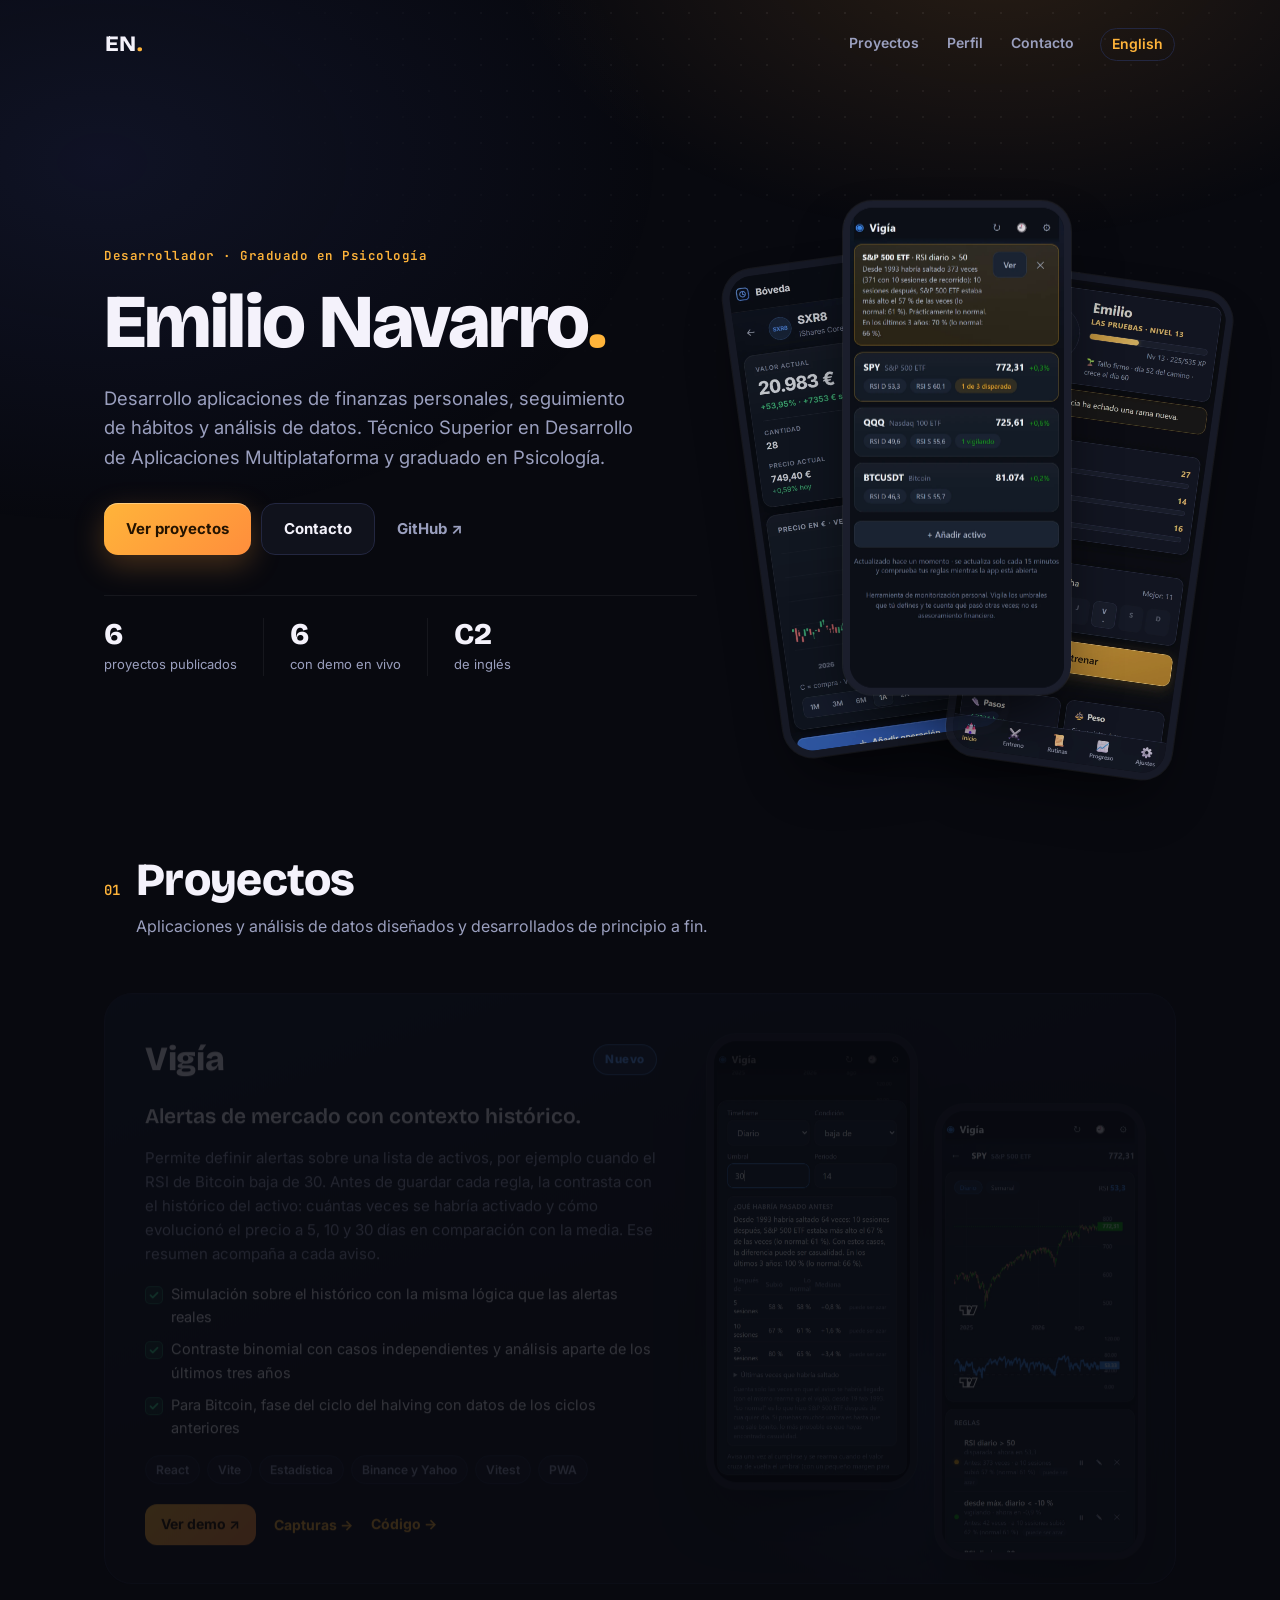
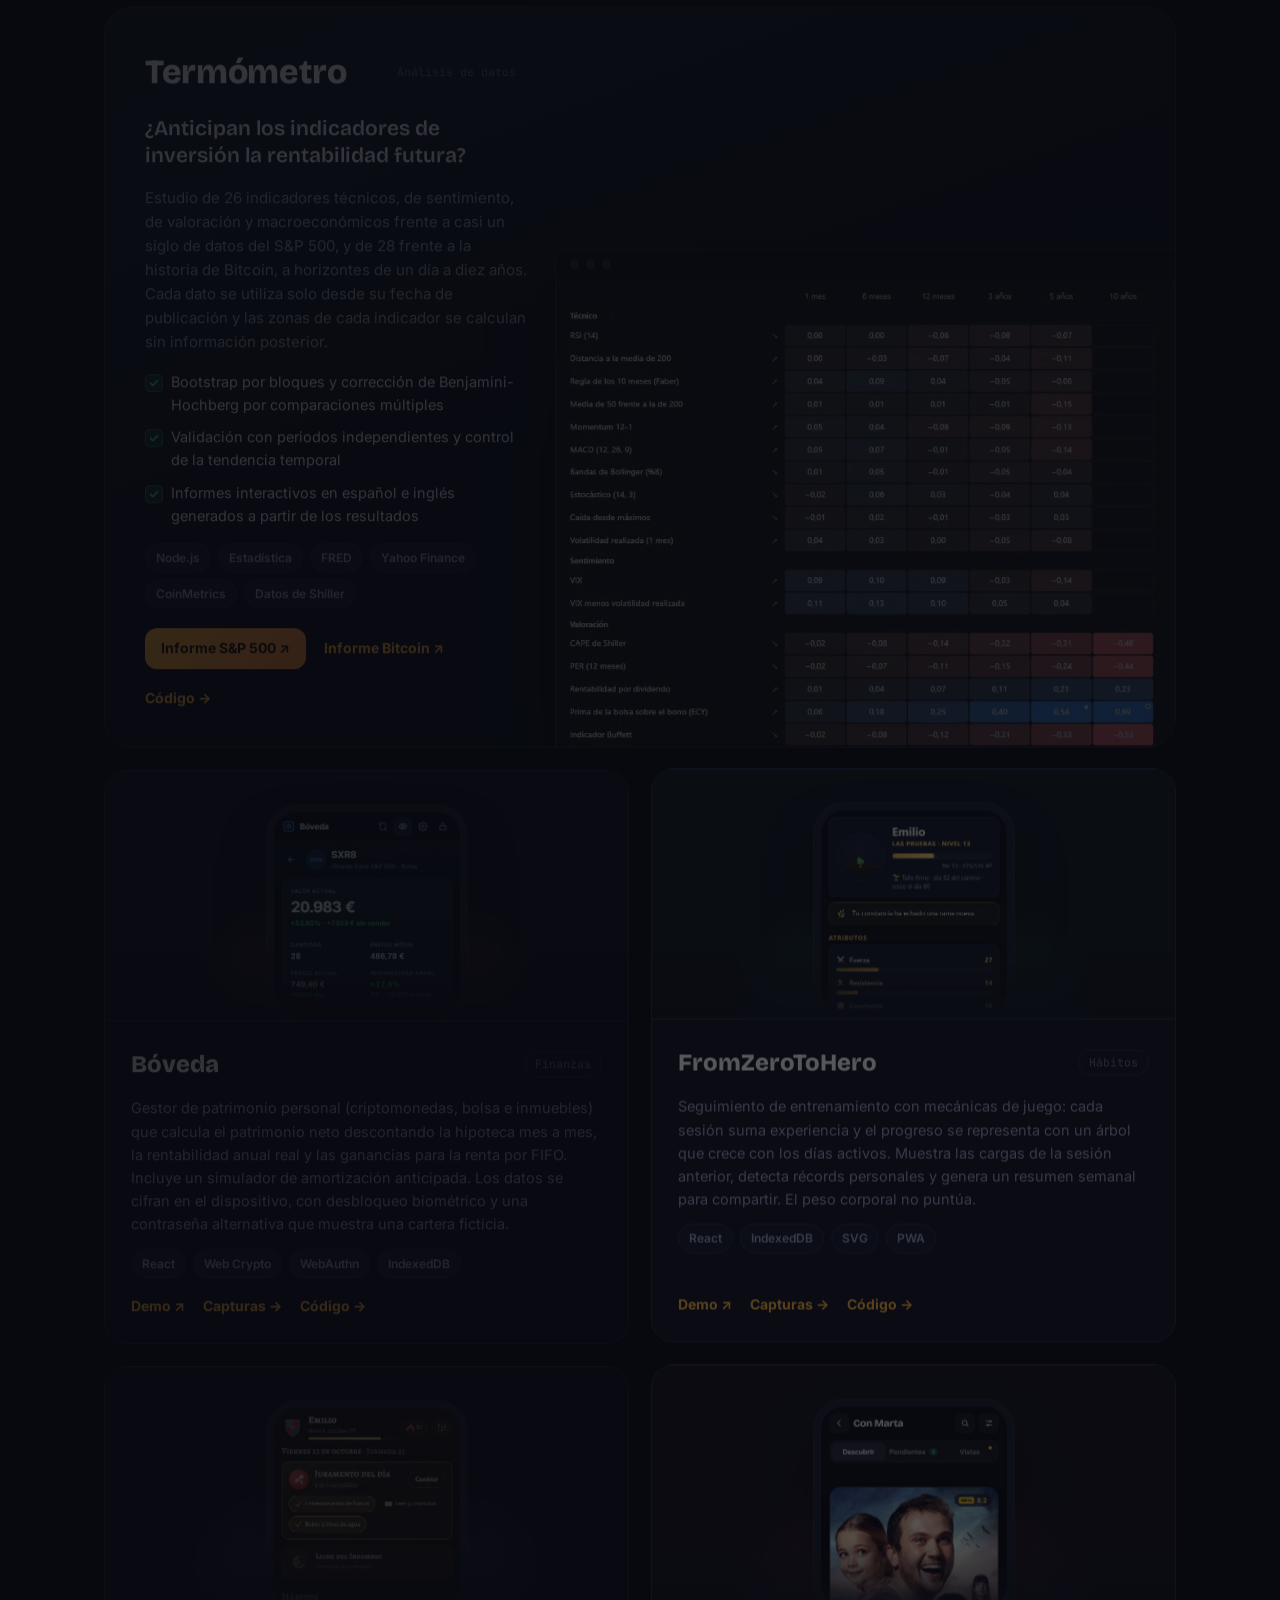
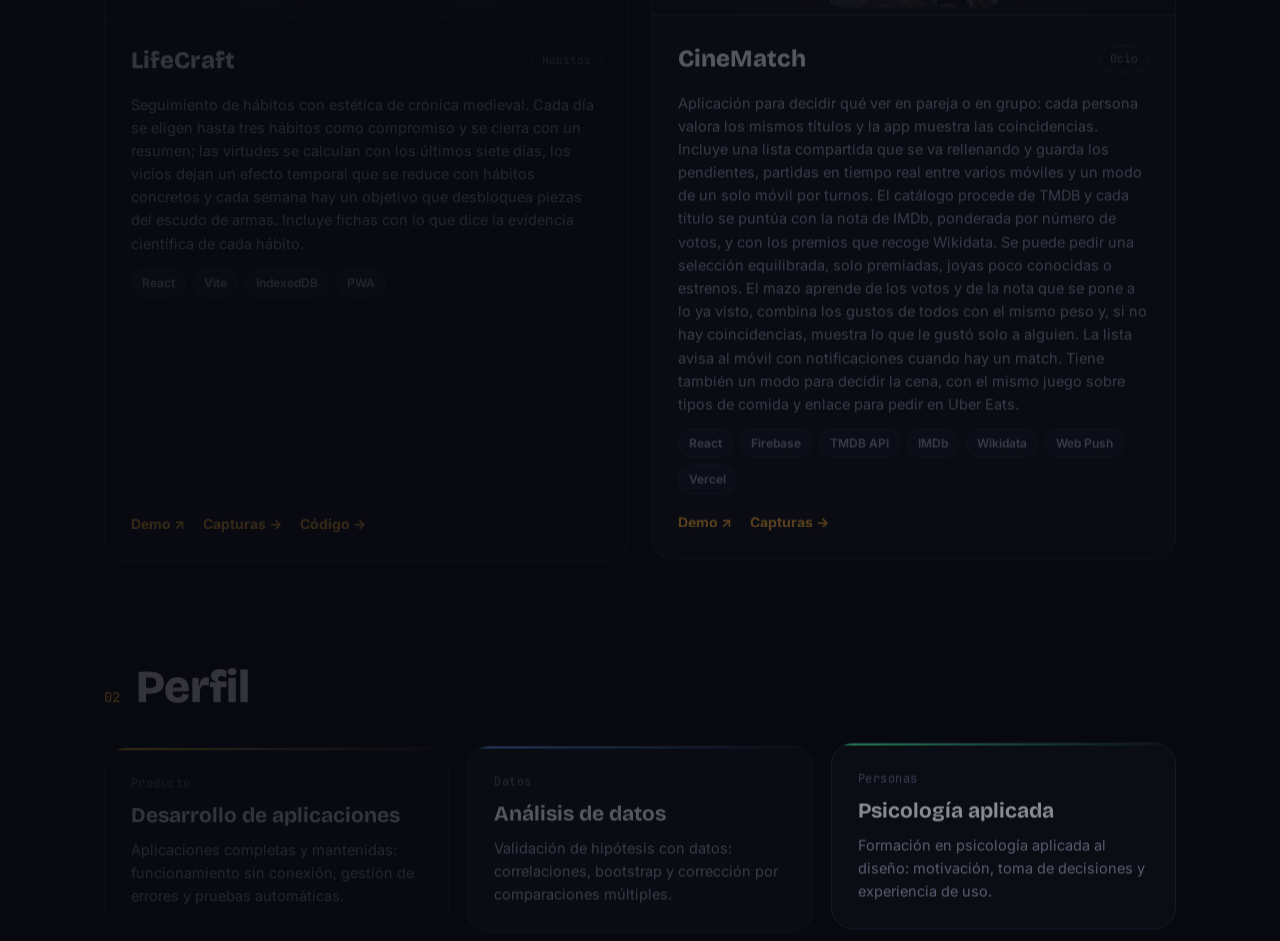
<file: Aboutme.html>
<!doctype html>
<html lang="es">
<head>
  <meta charset="UTF-8" />
  <meta http-equiv="refresh" content="0; url=index.html#perfil" />
  <title>Redirigiendo…</title>
</head>
<body>
  <p>Esta página se ha movido. <a href="index.html#perfil">Ir al perfil</a></p>
</body>
</html>
</file>
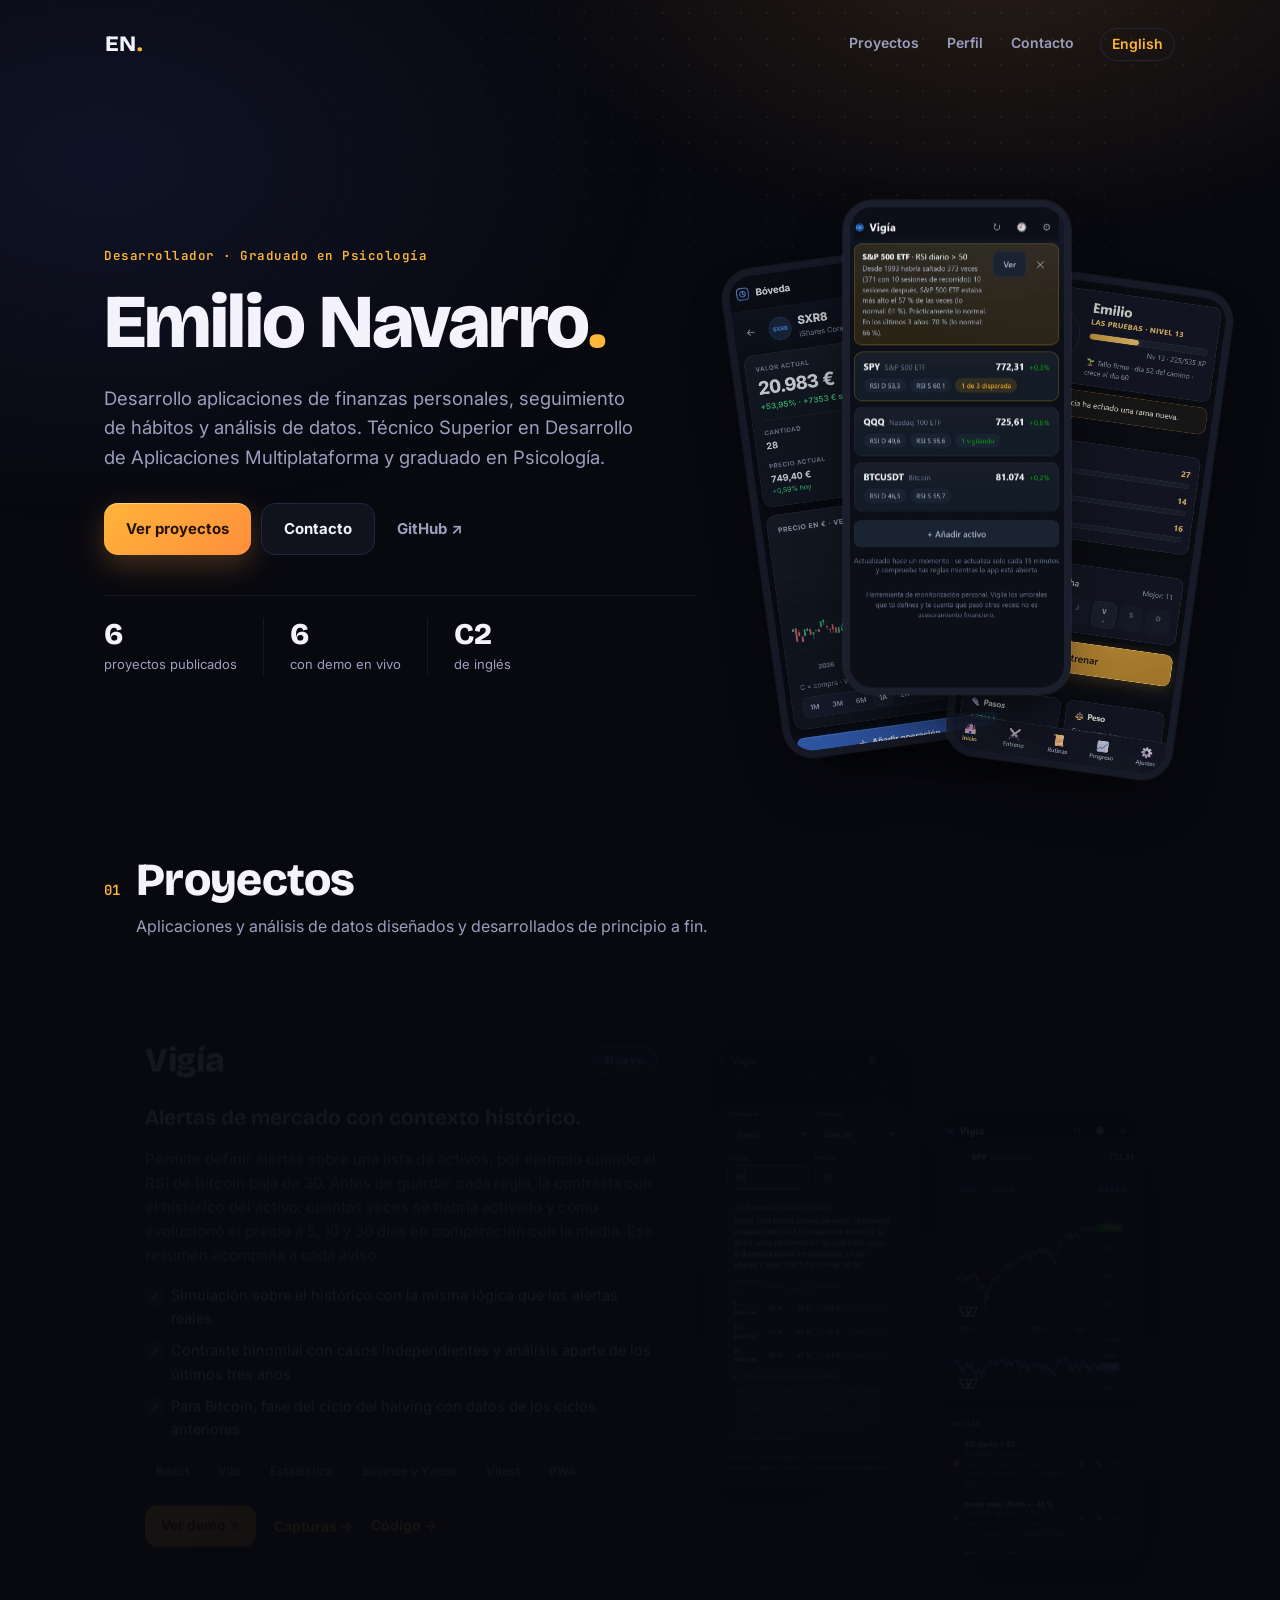
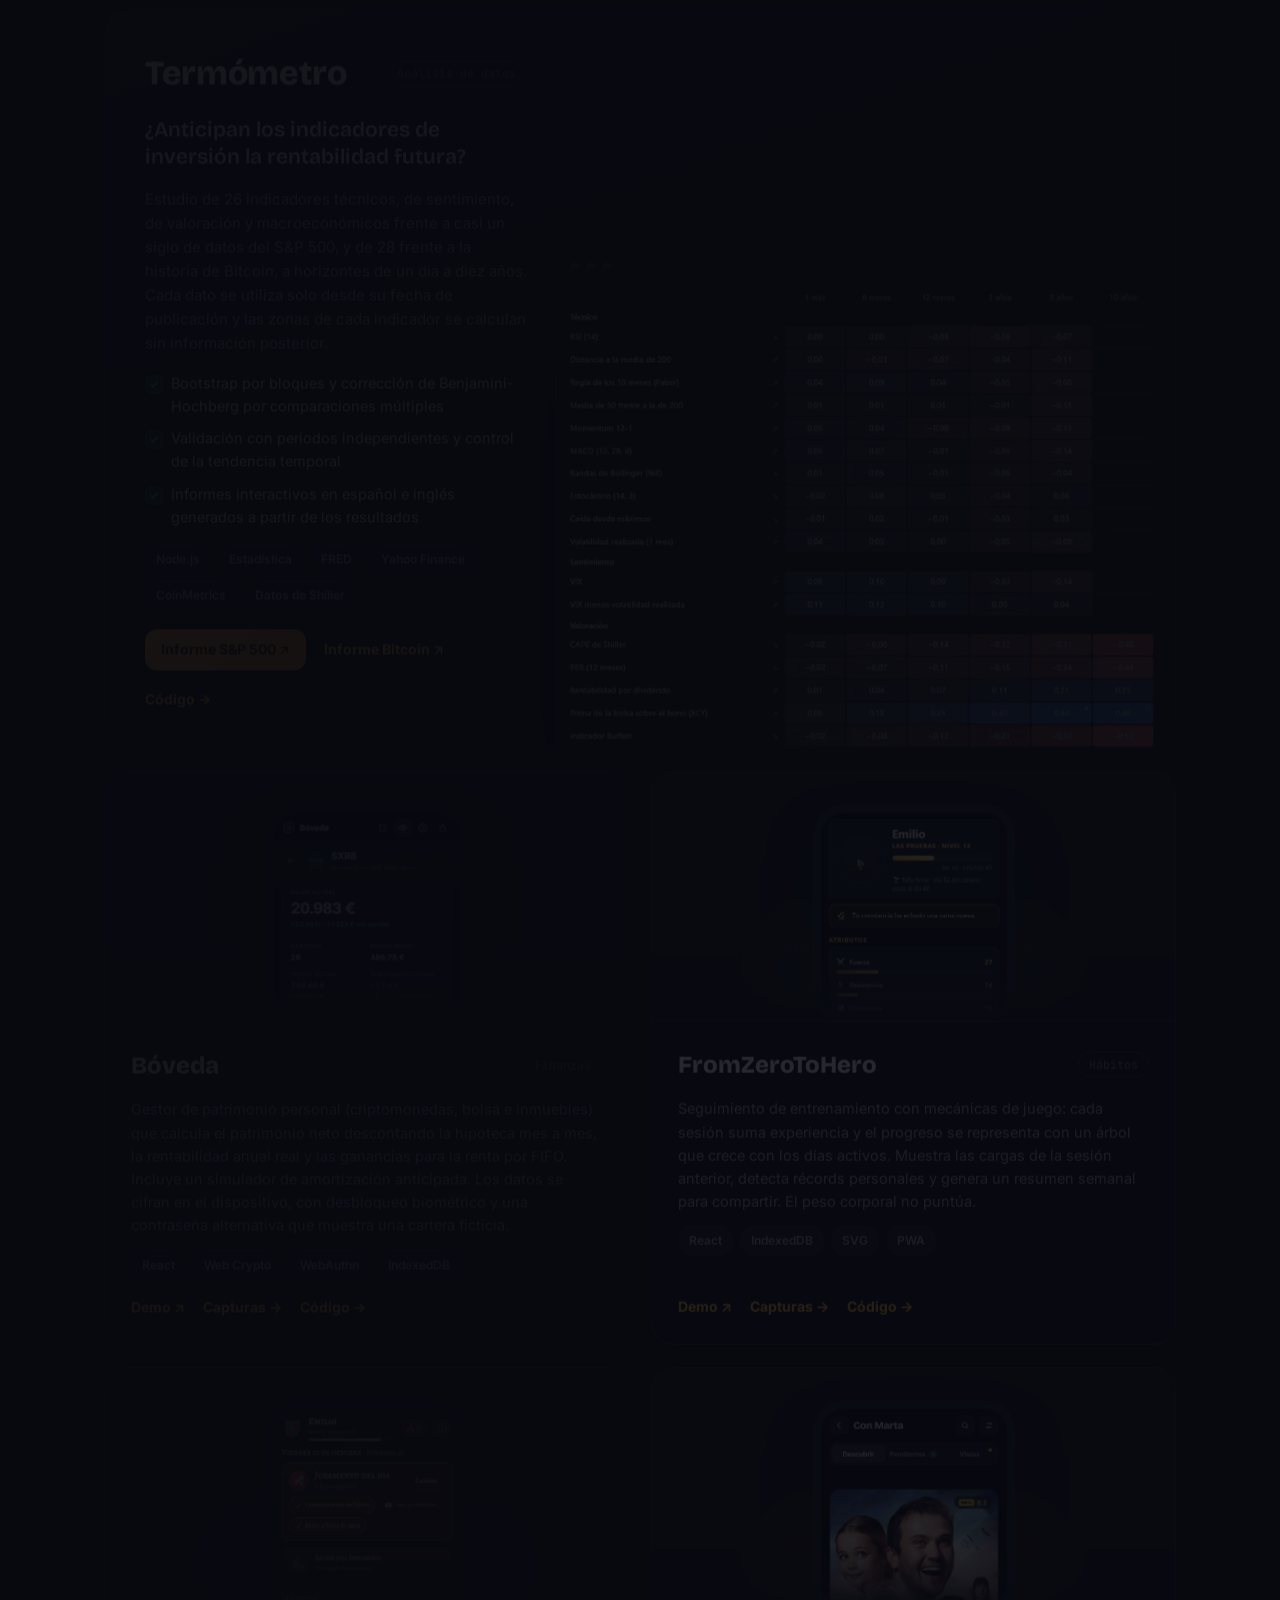
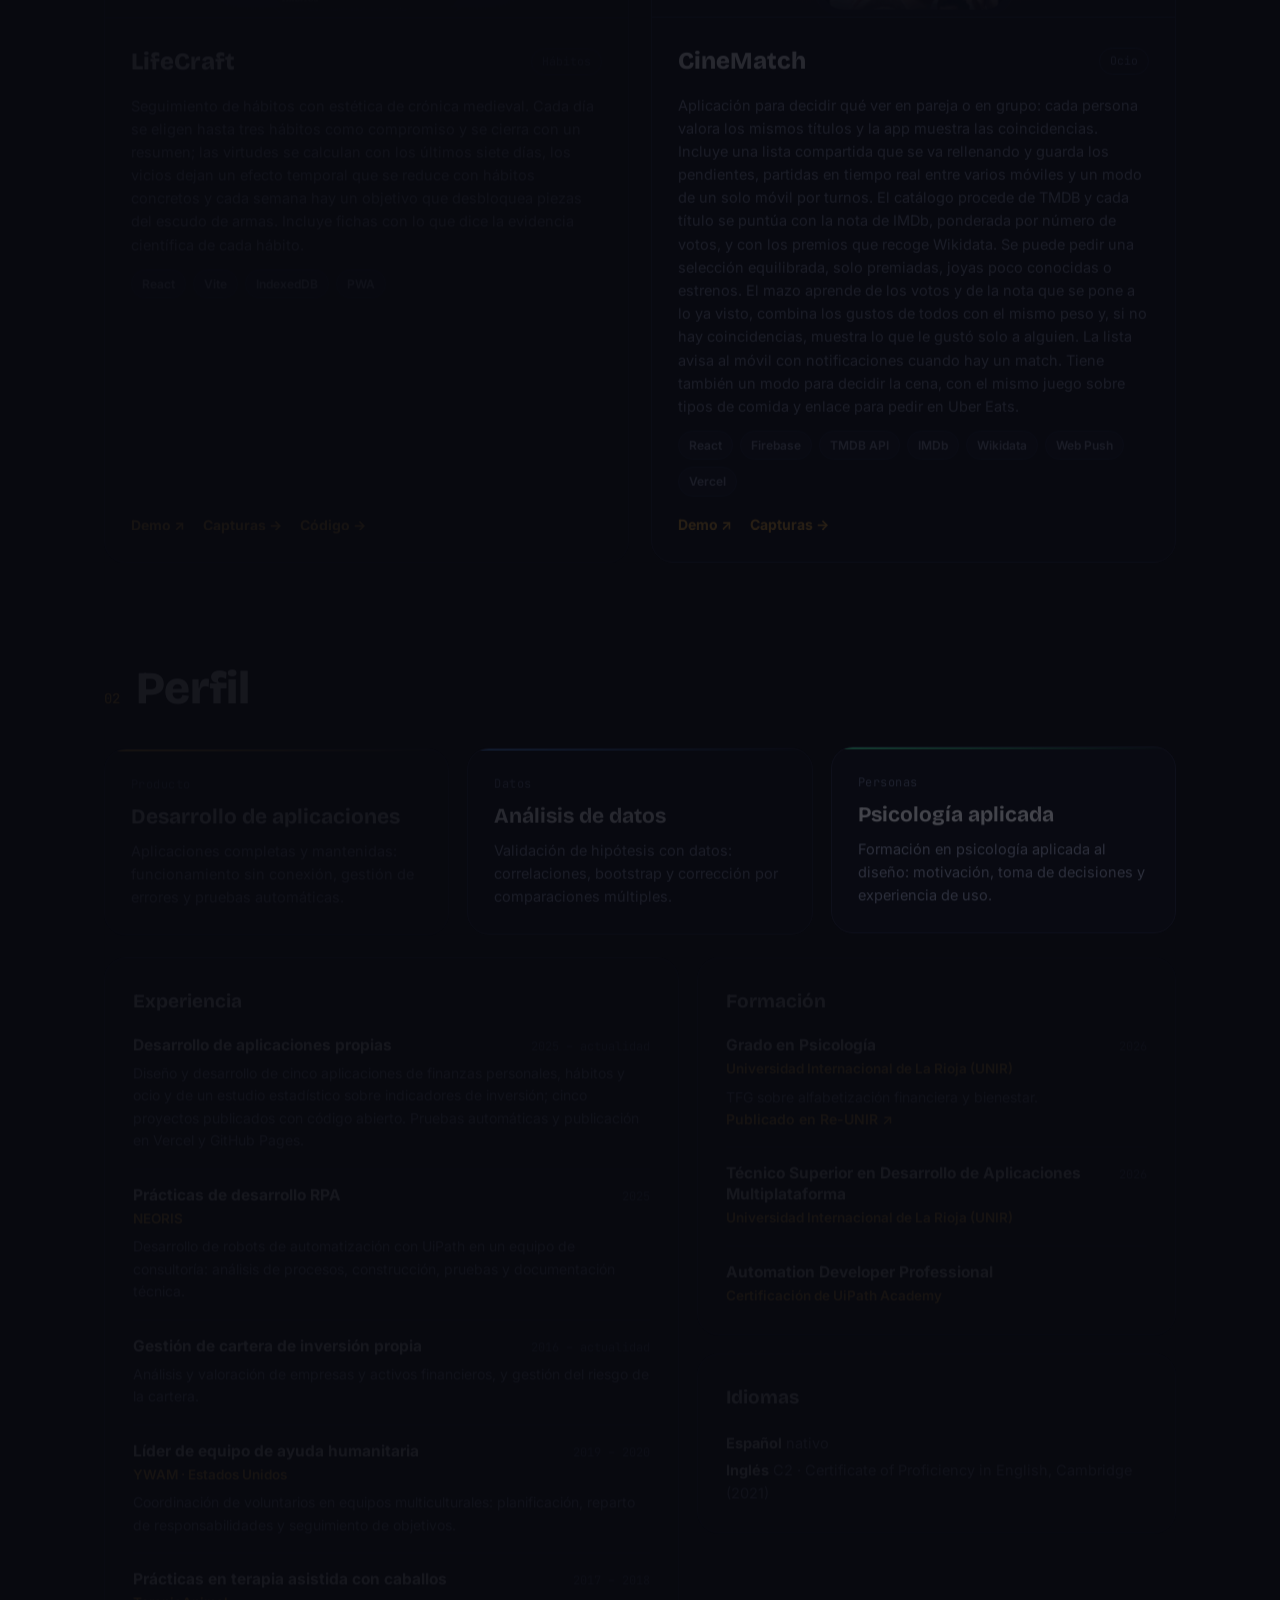
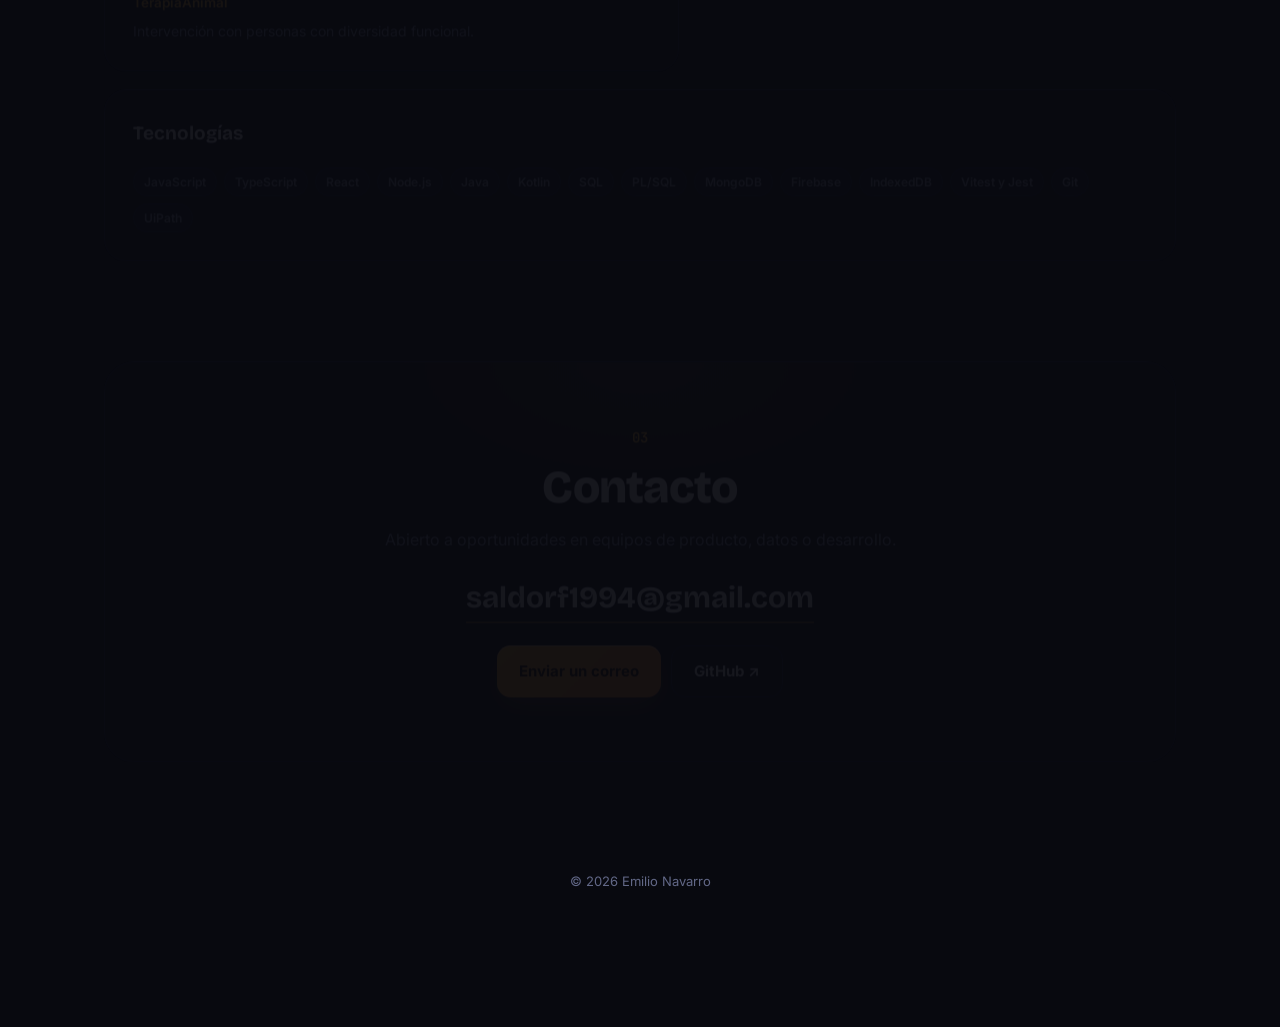
<file: Portfolio.html>
<!doctype html>
<html lang="es">
<head>
  <meta charset="UTF-8" />
  <meta http-equiv="refresh" content="0; url=index.html#proyectos" />
  <title>Redirigiendo…</title>
</head>
<body>
  <p>Esta página se ha movido. <a href="index.html#proyectos">Ir a los proyectos</a></p>
</body>
</html>
</file>
<file: style.css>
/* ═══════════ Emilio Navarro · portfolio ═══════════ */
:root {
  --bg: #08090f;
  --surface: #10121c;
  --surface2: #171a28;
  --line: #232741;
  --line-soft: rgba(255, 255, 255, 0.06);
  --text: #f4f2fb;
  --muted: #9a9fbe;
  --faint: #626887;
  --amber: #ffb43a;
  --coral: #ff8e3c;
  --mint: #3ddc97;
  --blue: #5b9dff;
  --display: 'Bricolage Grotesque', 'Inter', sans-serif;
  --mono: 'JetBrains Mono', ui-monospace, monospace;
  --radius: 22px;
}

* { box-sizing: border-box; margin: 0; padding: 0; }
html { scroll-behavior: smooth; scrollbar-color: #232741 #08090f; }
::selection { background: rgba(255, 180, 58, 0.9); color: #241300; }
:focus-visible { outline: 2px solid var(--amber); outline-offset: 3px; border-radius: 6px; }
::-webkit-scrollbar { width: 10px; height: 8px; }
::-webkit-scrollbar-track { background: #08090f; }
::-webkit-scrollbar-thumb { background: #232741; border-radius: 6px; border: 2px solid #08090f; }

body {
  font-family: 'Inter', system-ui, sans-serif;
  background: var(--bg);
  color: var(--text);
  -webkit-font-smoothing: antialiased;
  line-height: 1.6;
  overflow-x: hidden;
}
.mono { font-family: var(--mono); }
a { color: inherit; }

/* atmósfera: retícula de puntos que se desvanece + dos luces muy suaves */
.backdrop { position: fixed; inset: 0; z-index: 0; pointer-events: none; }
.backdrop::before {
  content: ''; position: absolute; inset: 0;
  background-image: radial-gradient(rgba(255, 255, 255, 0.07) 1px, transparent 1px);
  background-size: 26px 26px;
  -webkit-mask-image: radial-gradient(900px 600px at 70% 0%, #000 0%, transparent 75%);
  mask-image: radial-gradient(900px 600px at 70% 0%, #000 0%, transparent 75%);
}
.backdrop::after {
  content: ''; position: absolute; inset: 0;
  background:
    radial-gradient(700px 420px at 78% -6%, rgba(255, 162, 58, 0.13), transparent 70%),
    radial-gradient(800px 520px at 8% 18%, rgba(70, 90, 200, 0.12), transparent 70%);
}
main, .nav, footer { position: relative; z-index: 2; }

/* nav flotante: se vuelve píldora con blur al hacer scroll */
.nav {
  position: sticky; top: 12px; z-index: 40;
  max-width: 1120px; margin: 0 auto; padding: 14px 24px;
  display: flex; align-items: center; justify-content: space-between;
  border: 1px solid transparent; border-radius: 999px;
  transition: background 0.3s ease, border-color 0.3s ease, box-shadow 0.3s ease;
}
.nav.scrolled {
  background: rgba(12, 14, 24, 0.72);
  -webkit-backdrop-filter: blur(14px) saturate(1.3);
  backdrop-filter: blur(14px) saturate(1.3);
  border-color: var(--line);
  box-shadow: 0 12px 32px rgba(0, 0, 0, 0.35);
}
.brand { font-family: var(--display); font-weight: 800; font-size: 22px; letter-spacing: 0.02em; text-decoration: none; }
.dot { color: var(--amber); }
.nav nav { display: flex; gap: 24px; }
.nav nav a {
  position: relative; color: var(--muted); text-decoration: none;
  font-size: 14px; font-weight: 600; padding: 4px 2px; transition: color 0.15s;
}
.nav nav a::after {
  content: ''; position: absolute; left: 2px; right: 100%; bottom: -1px; height: 2px;
  background: var(--amber); border-radius: 2px; transition: right 0.22s ease;
}
.nav nav a:hover { color: var(--text); }
.nav nav a:hover::after { right: 2px; }
.nav nav a.lang-link { color: var(--amber); border: 1px solid var(--line); border-radius: 999px; padding: 4px 11px; }
.nav nav a.lang-link::after { display: none; }
.nav nav a.lang-link:hover { border-color: var(--amber); }

main { max-width: 1120px; margin: 0 auto; padding: 0 24px 40px; }

/* aparición al hacer scroll (solo con JS; sin JS todo se ve) */
html.js .reveal { opacity: 0; transform: translateY(22px); transition: opacity 0.65s ease, transform 0.65s cubic-bezier(0.2, 0.7, 0.3, 1); }
html.js .reveal.in { opacity: 1; transform: none; }
html.js .hero-text .reveal:nth-child(2) { transition-delay: 0.07s; }
html.js .hero-text .reveal:nth-child(3) { transition-delay: 0.14s; }
html.js .hero-text .reveal:nth-child(4) { transition-delay: 0.21s; }
html.js .hero-text .reveal:nth-child(5) { transition-delay: 0.28s; }
html.js .hero-phones.reveal { transition-delay: 0.18s; }
html.js .cards .card.reveal:nth-child(2n) { transition-delay: 0.08s; }
html.js .pillars .pillar.reveal:nth-child(2) { transition-delay: 0.08s; }
html.js .pillars .pillar.reveal:nth-child(3) { transition-delay: 0.16s; }

/* ═══ marco de móvil para las capturas ═══ */
.phone {
  margin: 0; aspect-ratio: 390 / 844; border-radius: 30px; overflow: hidden;
  background: #0c0e18; border: 7px solid #1b1e2c;
  box-shadow: 0 0 0 1px rgba(255, 255, 255, 0.07), 0 30px 60px -18px rgba(0, 0, 0, 0.75);
}
.phone img { display: block; width: 100%; height: 100%; object-fit: cover; object-position: top; }

/* ═══ hero ═══ */
.hero {
  display: grid; grid-template-columns: 1.15fr 0.85fr; gap: 40px; align-items: center;
  padding: 72px 0 40px; min-height: min(760px, 88vh);
}
.eyebrow {
  font-family: var(--mono); color: var(--amber); font-size: 12.5px; font-weight: 600;
  letter-spacing: 0.04em; margin-bottom: 18px;
}
.hero h1 {
  font-family: var(--display); font-size: clamp(42px, 6.4vw, 76px);
  font-weight: 800; line-height: 1.02; letter-spacing: -0.02em; margin-bottom: 22px;
  text-wrap: balance;
}
.hl {
  background: linear-gradient(100deg, var(--amber) 10%, var(--coral) 90%);
  -webkit-background-clip: text; background-clip: text; color: transparent;
}
.hero-sub { font-size: clamp(16px, 1.6vw, 18.5px); color: var(--muted); max-width: 540px; margin-bottom: 30px; }

.hero-cta { display: flex; flex-wrap: wrap; gap: 10px; }
.btn {
  display: inline-flex; align-items: center; gap: 8px; padding: 13px 22px;
  border-radius: 14px; font-weight: 700; font-size: 15px; text-decoration: none;
  transition: transform 0.12s ease, filter 0.2s ease, border-color 0.2s ease, background 0.2s ease;
}
.btn:hover { transform: translateY(-1px); }
.btn:active { transform: scale(0.97); }
.btn-solid {
  background: linear-gradient(135deg, var(--amber), var(--coral)); color: #241300;
  box-shadow: inset 0 1px 0 rgba(255, 235, 190, 0.5), 0 10px 30px rgba(255, 160, 58, 0.25);
}
.btn-solid:hover { filter: brightness(1.07); }
.btn-line { border: 1px solid var(--line); color: var(--text); background: var(--surface); }
.btn-line:hover { border-color: var(--muted); }
.btn-ghost { color: var(--muted); padding-left: 12px; padding-right: 12px; }
.btn-ghost:hover { color: var(--text); }

/* cifras de credibilidad */
.proof {
  list-style: none; display: grid; grid-template-columns: repeat(4, auto); justify-content: start; gap: 0;
  margin-top: 40px; border-top: 1px solid var(--line-soft); padding-top: 22px;
}
.proof li { padding-right: 26px; margin-right: 26px; border-right: 1px solid var(--line-soft); }
.proof li:last-child { border-right: 0; margin-right: 0; padding-right: 0; }
.proof b { display: block; font-family: var(--display); font-size: 30px; font-weight: 800; line-height: 1.1; }
.proof span { color: var(--muted); font-size: 13px; }

/* collage de móviles */
.hero-phones { position: relative; height: 560px; }
.hero-phones .phone { position: absolute; width: 228px; }
.p-front { left: 50%; top: 20px; transform: translateX(-50%); z-index: 3; animation: float 7s ease-in-out infinite; }
.p-back { left: calc(50% - 205px); top: 74px; transform: rotate(-8deg); z-index: 1; opacity: 0.8; filter: saturate(0.9); }
.p-side { left: calc(50% + 2px); top: 96px; transform: translateX(8%) rotate(8deg); z-index: 2; opacity: 0.85; }
.hero-phones .p-side { left: calc(50% + 0px); }
@keyframes float { 50% { transform: translate(-50%, -10px); } }
.float-chip {
  position: absolute; z-index: 4; display: inline-flex; align-items: center; gap: 8px;
  background: rgba(16, 18, 28, 0.88); border: 1px solid var(--line); border-radius: 999px;
  padding: 8px 13px; font-size: 12.5px; font-weight: 600; color: var(--text);
  -webkit-backdrop-filter: blur(8px); backdrop-filter: blur(8px);
  box-shadow: 0 10px 30px rgba(0, 0, 0, 0.45);
}
.chip-a { left: 2%; top: 64%; }
.chip-b { right: 0; top: 16%; color: var(--muted); }
.led { width: 8px; height: 8px; border-radius: 50%; background: var(--mint); box-shadow: 0 0 10px var(--mint); }

/* línea de estado "ahora mismo" */
.now {
  display: flex; align-items: center; gap: 11px; width: fit-content; max-width: 100%;
  font-size: 14px; color: var(--muted);
  border: 1px solid var(--line); background: rgba(16, 18, 28, 0.7);
  padding: 10px 16px; border-radius: 999px; margin: 6px 0 70px;
}
.pulse { width: 8px; height: 8px; border-radius: 50%; background: var(--mint); flex-shrink: 0; animation: pulse 2s ease-in-out infinite; }
@keyframes pulse { 0%, 100% { box-shadow: 0 0 0 0 rgba(61, 220, 151, 0.5); } 50% { box-shadow: 0 0 0 6px rgba(61, 220, 151, 0); } }

/* ═══ secciones ═══ */
section { padding: 30px 0 70px; scroll-margin-top: 90px; }
.sec-head { display: grid; grid-template-columns: auto 1fr; column-gap: 16px; align-items: baseline; margin-bottom: 34px; }
.sec-num { color: var(--amber); font-size: 14px; font-weight: 600; }
h2 { font-family: var(--display); font-size: clamp(32px, 4.6vw, 46px); font-weight: 800; letter-spacing: -0.015em; line-height: 1.1; }
.sec-head p { grid-column: 2; color: var(--muted); margin-top: 8px; max-width: 600px; }

/* ── proyecto destacado ── */
.feature {
  display: grid; grid-template-columns: 1.1fr 0.9fr; gap: 10px; overflow: hidden;
  background: linear-gradient(160deg, rgba(57, 135, 229, 0.10), rgba(16, 18, 28, 0) 55%), var(--surface);
  border: 1px solid var(--line); border-radius: 28px; margin-bottom: 22px;
}
.feature-text { padding: 38px 10px 38px 40px; display: flex; flex-direction: column; gap: 16px; }
.feature h3 { font-family: var(--display); font-size: 34px; font-weight: 800; letter-spacing: -0.01em; }
.feature .lede { font-family: var(--display); font-size: 21px; font-weight: 600; color: var(--text); line-height: 1.3; }
.feature p { color: var(--muted); font-size: 15px; }
.checks { list-style: none; display: grid; gap: 9px; }
.checks li { position: relative; padding-left: 26px; color: var(--text); font-size: 14.5px; }
.checks li::before {
  content: ''; position: absolute; left: 0; top: 4px; width: 16px; height: 16px; border-radius: 5px;
  background: rgba(61, 220, 151, 0.14) url("data:image/svg+xml,%3Csvg xmlns='http://www.w3.org/2000/svg' viewBox='0 0 16 16'%3E%3Cpath d='M4 8.2l2.6 2.5L12 5.4' fill='none' stroke='%233ddc97' stroke-width='2' stroke-linecap='round' stroke-linejoin='round'/%3E%3C/svg%3E") center / 14px no-repeat;
  border: 1px solid rgba(61, 220, 151, 0.35);
}
.feature-visual {
  position: relative; display: flex; justify-content: center; gap: 18px; padding: 40px 30px 0;
  background: radial-gradient(360px 300px at 50% 70%, rgba(57, 135, 229, 0.22), transparent 70%);
  min-height: 480px; align-items: flex-start;
}
.feature-visual .phone { width: 210px; flex-shrink: 0; }
.feature-visual .phone-offset { margin-top: 70px; }
.feature:hover .feature-visual .phone { transform: translateY(-6px); }
.feature-visual .phone { transition: transform 0.35s cubic-bezier(0.2, 0.7, 0.3, 1); }

/* variante de datos: captura de escritorio que sale por el borde */
.feature-data { background: linear-gradient(160deg, rgba(61, 220, 151, 0.08), rgba(16, 18, 28, 0) 55%), var(--surface); }
.feature-data .feature-visual {
  justify-content: flex-start; align-items: flex-end; padding: 40px 0 0 8px;
  background: radial-gradient(360px 300px at 50% 70%, rgba(61, 220, 151, 0.16), transparent 70%);
}
.browser {
  margin: 0; width: 620px; flex-shrink: 0; overflow: hidden; background: #141414;
  border: 1px solid var(--line); border-right: 0; border-bottom: 0; border-radius: 14px 0 0 0;
  box-shadow: 0 30px 60px -18px rgba(0, 0, 0, 0.75);
  transition: transform 0.35s cubic-bezier(0.2, 0.7, 0.3, 1);
}
.feature:hover .browser { transform: translateY(-6px); }
.browser-bar { display: flex; gap: 7px; align-items: center; height: 30px; padding: 0 14px; border-bottom: 1px solid rgba(255, 255, 255, 0.06); }
.browser-bar i { width: 9px; height: 9px; border-radius: 50%; background: #2c2f40; }
.browser img { display: block; width: 100%; height: auto; }

/* ── tarjetas ── */
.cards { display: grid; grid-template-columns: repeat(2, 1fr); gap: 22px; }
.card {
  background: var(--surface); border: 1px solid var(--line); border-radius: var(--radius);
  overflow: hidden; display: flex; flex-direction: column;
  transition: transform 0.2s ease, border-color 0.2s ease, box-shadow 0.2s ease;
}
.card:hover { transform: translateY(-4px); border-color: #353b62; box-shadow: 0 22px 50px rgba(0, 0, 0, 0.45); }
.card-shot {
  position: relative; height: 250px; overflow: hidden; display: flex; justify-content: center;
  border-bottom: 1px solid var(--line);
}
.card-shot::after { content: ''; position: absolute; inset: auto 0 0 0; height: 70px; background: linear-gradient(transparent, rgba(16, 18, 28, 0.9)); }
.card-shot .phone { width: 200px; margin-top: 34px; flex-shrink: 0; transition: transform 0.35s cubic-bezier(0.2, 0.7, 0.3, 1); }
.card:hover .card-shot .phone { transform: translateY(-14px); }
.shot-vault { background: radial-gradient(260px 200px at 50% 90%, rgba(255, 180, 58, 0.22), transparent 70%), #121320; }
.shot-gym { background: radial-gradient(260px 200px at 50% 90%, rgba(61, 220, 151, 0.2), transparent 70%), #10161a; }
.shot-life { background: radial-gradient(260px 200px at 50% 90%, rgba(167, 139, 250, 0.24), transparent 70%), #13121f; }
.shot-cine { background: radial-gradient(260px 200px at 50% 90%, rgba(255, 92, 122, 0.2), transparent 70%), #16111a; }

.card-body { padding: 24px 26px 26px; display: flex; flex-direction: column; gap: 13px; flex: 1; }
.card-top { display: flex; align-items: center; justify-content: space-between; gap: 10px; flex-wrap: wrap; }
.card h3 { font-family: var(--display); font-size: 24px; font-weight: 800; }
.card p { color: var(--muted); font-size: 14.5px; }
.tag { font-size: 11.5px; color: var(--faint); border: 1px solid var(--line); border-radius: 999px; padding: 3px 10px; }

.badge { font-size: 11.5px; font-weight: 800; letter-spacing: 0.05em; padding: 5px 11px; border-radius: 999px; }
.badge-wip { background: rgba(255, 180, 58, 0.12); border: 1px solid rgba(255, 180, 58, 0.45); color: var(--amber); }
.badge-new { background: rgba(91, 157, 255, 0.14); border: 1px solid rgba(91, 157, 255, 0.45); color: var(--blue); }

.stack { display: flex; flex-wrap: wrap; gap: 7px; }
.stack span {
  font-size: 12px; font-weight: 600; color: var(--muted);
  background: var(--surface2); border: 1px solid var(--line); padding: 4px 10px; border-radius: 999px;
}

.card-links { margin-top: auto; display: flex; gap: 18px; flex-wrap: wrap; align-items: center; padding-top: 4px; }
.card-links a { color: var(--amber); font-weight: 700; font-size: 14px; text-decoration: none; display: inline-block; transition: transform 0.15s ease; }
.card-links a:hover { text-decoration: underline; transform: translateX(2px); }
.card-links .link-solid {
  color: #241300; background: linear-gradient(135deg, var(--amber), var(--coral));
  padding: 9px 16px; border-radius: 12px; text-decoration: none;
}
.card-links .link-solid:hover { text-decoration: none; filter: brightness(1.07); }
.soon { color: var(--faint); font-size: 13.5px; }

/* ═══ perfil ═══ */
.pillars { display: grid; grid-template-columns: repeat(3, 1fr); gap: 18px; margin-bottom: 22px; }
.pillar {
  background: var(--surface); border: 1px solid var(--line); border-radius: var(--radius); padding: 26px;
  display: flex; flex-direction: column; gap: 10px; position: relative; overflow: hidden;
}
.pillar::before { content: ''; position: absolute; inset: 0 0 auto 0; height: 2px; background: linear-gradient(90deg, var(--amber), transparent); }
.pillar:nth-child(2)::before { background: linear-gradient(90deg, var(--blue), transparent); }
.pillar:nth-child(3)::before { background: linear-gradient(90deg, var(--mint), transparent); }
.pillar-k { font-size: 12px; color: var(--faint); letter-spacing: 0.04em; }
.pillar h3 { font-family: var(--display); font-size: 21px; font-weight: 700; line-height: 1.2; }
.pillar p { color: var(--muted); font-size: 14.5px; }

.profile-grid { display: grid; grid-template-columns: 1.35fr 1fr; gap: 18px; }
.timeline, .block { background: var(--surface); border: 1px solid var(--line); border-radius: var(--radius); padding: 28px; }
.block-title { font-family: var(--display); font-size: 19px; font-weight: 700; margin-bottom: 18px; }
.timeline ol { list-style: none; display: grid; gap: 0; }
.timeline li { display: grid; grid-template-columns: 74px 1fr; gap: 16px; padding: 14px 0; border-top: 1px solid var(--line-soft); }
.timeline li:first-child { border-top: 0; padding-top: 0; }
.when { color: var(--amber); font-size: 13px; padding-top: 2px; }
.timeline b { font-weight: 700; }
.timeline li > div { color: var(--muted); font-size: 14.5px; }
.timeline li > div b { color: var(--text); }
.timeline p { margin-top: 4px; font-size: 14px; }
.timeline a { color: var(--amber); text-decoration: none; font-weight: 600; white-space: nowrap; }
.timeline a:hover { text-decoration: underline; }
.side-blocks { display: grid; gap: 18px; align-content: start; }
.lang { color: var(--muted); font-size: 14.5px; margin-top: 4px; }
.lang b { color: var(--text); }

/* ═══ contacto ═══ */
.contact {
  text-align: center; padding: 64px 28px; border-radius: 30px; border: 1px solid var(--line);
  background: radial-gradient(520px 260px at 50% 0%, rgba(255, 162, 58, 0.16), transparent 70%), var(--surface);
  display: flex; flex-direction: column; align-items: center; gap: 14px;
}
.contact p { color: var(--muted); max-width: 560px; }
.mail {
  font-family: var(--display); font-weight: 700; font-size: clamp(20px, 3.4vw, 30px); text-decoration: none;
  margin: 6px 0 8px; border-bottom: 2px solid rgba(255, 180, 58, 0.4); transition: border-color 0.2s;
  overflow-wrap: anywhere;
}
.mail:hover { border-color: var(--amber); }
.contact .hero-cta { justify-content: center; }

footer { text-align: center; color: var(--faint); font-size: 13px; padding: 20px 20px 40px; }

/* ═══ responsive ═══ */
@media (max-width: 980px) {
  .hero { grid-template-columns: 1fr; min-height: 0; padding-top: 54px; }
  .hero-phones { height: 440px; max-width: 520px; width: 100%; margin: 0 auto; }
  .hero-phones .phone { width: 184px; }
  .p-back { left: calc(50% - 170px); }
  .feature { grid-template-columns: 1fr; }
  .feature-text { padding: 32px 28px 10px; }
  .feature-data .feature-visual { align-items: flex-start; height: 320px; padding: 26px 0 0 24px; }
  .browser { width: 600px; }
  .feature-visual { min-height: 0; height: 400px; overflow: hidden; }
  .profile-grid { grid-template-columns: 1fr; }
}
@media (max-width: 760px) {
  .cards, .pillars { grid-template-columns: 1fr; }
  .proof { grid-template-columns: repeat(2, auto); row-gap: 18px; }
  .proof li:nth-child(2) { border-right: 0; margin-right: 0; padding-right: 0; }
  .nav nav { gap: 16px; }
  .sec-head { grid-template-columns: 1fr; }
  .sec-head p { grid-column: 1; }
  .now { border-radius: 16px; align-items: flex-start; }
  .now .pulse { margin-top: 6px; }
}
@media (max-width: 480px) {
  main { padding: 0 16px 30px; }
  .hero .hero-cta { gap: 8px; }
  .hero .btn { padding: 12px 15px; font-size: 14.5px; }
  .hero .btn-ghost { padding: 12px 8px; }
  .nav { padding: 12px 16px; }
  .nav nav { gap: 14px; }
  .nav nav a { font-size: 13.5px; }
  .hero-phones { height: 380px; }
  .hero-phones .phone { width: 158px; border-width: 5px; border-radius: 24px; }
  .p-back { left: calc(50% - 150px); }
  .chip-b { display: none; }
  .feature-text { padding: 26px 20px 6px; }
  .feature-visual .phone { width: 168px; }
  .feature-visual { height: 340px; padding: 30px 10px 0; gap: 12px; }
  .card-body { padding: 20px; }
  .timeline, .block, .pillar { padding: 22px; }
  .timeline li { grid-template-columns: 1fr; gap: 2px; }
  .contact { padding: 48px 20px; }
}

@media (prefers-reduced-motion: reduce) {
  .p-front, .pulse { animation: none; }
  .reveal { opacity: 1; transform: none; transition: none; }
  html { scroll-behavior: auto; }
  .lightbox .lb-panel, .lightbox .lb-backdrop { animation: none; transition: none; }
  .lb-track { scroll-behavior: auto; }
  .nav, .btn, .card, .card-links a, .shots-link, .phone { transition: none; }
}

/* ═══ enlace "cómo funciona" + galería (lightbox) ═══ */
.shots-link {
  color: var(--amber); font-weight: 700; font-size: 14px; font-family: inherit;
  background: none; border: 0; padding: 0; cursor: pointer;
  display: inline-block; transition: transform 0.15s ease;
}
.shots-link:hover { text-decoration: underline; transform: translateX(2px); }

.lightbox { position: fixed; inset: 0; z-index: 50; display: flex; align-items: center; justify-content: center; padding: 18px; }
.lightbox[hidden] { display: none; }
.lb-backdrop { position: absolute; inset: 0; background: rgba(5, 6, 12, 0.82); -webkit-backdrop-filter: blur(6px); backdrop-filter: blur(6px); }
.lb-panel {
  position: relative; z-index: 1; width: min(980px, 100%); max-width: 100%; min-width: 0;
  max-height: 90vh; max-height: 90dvh;
  background: var(--surface); border: 1px solid var(--line); border-radius: 22px;
  padding: 22px; display: flex; flex-direction: column; gap: 16px;
  box-shadow: 0 30px 80px rgba(0, 0, 0, 0.6);
}
.lightbox:not(.closing) .lb-backdrop { animation: lb-fade 0.22s ease-out; }
.lightbox:not(.closing) .lb-panel { animation: lb-pop 0.26s cubic-bezier(0.2, 0.7, 0.3, 1); }
.lightbox.closing { pointer-events: none; }
.lightbox.closing .lb-backdrop { opacity: 0; transition: opacity 0.18s ease; }
.lightbox.closing .lb-panel { opacity: 0; transform: translateY(10px) scale(0.98); transition: opacity 0.18s ease, transform 0.18s ease; }
@keyframes lb-fade { from { opacity: 0; } }
@keyframes lb-pop { from { opacity: 0; transform: translateY(14px) scale(0.97); } }

.lb-head { display: flex; align-items: center; justify-content: space-between; gap: 12px; }
.lb-title { font-family: var(--display); font-size: 22px; font-weight: 800; }
.lb-title small { margin-left: 9px; font-family: 'Inter', sans-serif; font-size: 13px; font-weight: 600; color: var(--muted); }
.lb-close {
  flex-shrink: 0; width: 38px; height: 38px; border-radius: 12px; cursor: pointer;
  background: var(--surface2); border: 1px solid var(--line); color: var(--text); font-size: 15px; transition: border-color 0.15s;
}
.lb-close:hover { border-color: var(--muted); }
.lb-track {
  display: flex; gap: 16px; min-width: 0; overflow-x: auto; overflow-y: hidden;
  padding: 2px 2px 14px; scroll-snap-type: x mandatory; scroll-behavior: smooth;
  overscroll-behavior-x: contain; scrollbar-width: thin;
}
.lb-shot { flex: 0 0 auto; width: min(74vw, 260px); scroll-snap-align: center; margin: 0; }
.lb-shot img {
  width: 100%; display: block; border-radius: 18px; border: 1px solid var(--line);
  box-shadow: 0 12px 30px rgba(0, 0, 0, 0.4); aspect-ratio: 390 / 844; object-fit: cover; background: #0c0e18;
}
.lb-shot p { color: var(--muted); font-size: 13.5px; line-height: 1.5; margin-top: 12px; }
.lb-nav {
  position: absolute; top: 50%; transform: translateY(-50%); z-index: 2;
  width: 42px; height: 42px; border-radius: 50%; cursor: pointer;
  border: 1px solid var(--line); background: rgba(8, 9, 15, 0.85); color: var(--text);
  font-size: 22px; line-height: 1; display: none; place-items: center; transition: border-color 0.15s, transform 0.1s;
}
.lb-prev { left: 6px; }
.lb-next { right: 6px; }
.lb-nav:hover { border-color: var(--muted); }
.lb-nav:active { transform: translateY(-50%) scale(0.92); }
@media (hover: hover) and (pointer: fine) {
  .lb-nav { display: grid; }
  .lb-track { cursor: grab; }
  .lb-track.dragging { cursor: grabbing; scroll-snap-type: none; scroll-behavior: auto; user-select: none; }
}
@media (max-width: 480px) {
  .lb-panel { padding: 16px; border-radius: 16px; }
  .lb-shot { width: 76vw; }
}

/* ═══ experiencia y formación ═══ */
.cv-grid { display: grid; grid-template-columns: 1.2fr 1fr; gap: 18px; }
.cv-side { display: grid; gap: 18px; align-content: start; }
.cv-block { background: var(--surface); border: 1px solid var(--line); border-radius: var(--radius); padding: 28px; }
.cv-wide { grid-column: 1 / -1; }
.cv-list { list-style: none; display: grid; }
.cv-list li { padding: 16px 0; border-top: 1px solid var(--line-soft); }
.cv-list li:first-child { border-top: 0; padding-top: 0; }
.cv-list li:last-child { padding-bottom: 0; }
.cv-head { display: flex; justify-content: space-between; align-items: baseline; gap: 14px; }
.cv-head b { font-weight: 700; font-size: 15.5px; line-height: 1.35; }
.cv-head .when { flex-shrink: 0; color: var(--faint); font-size: 12px; }
.org { display: block; color: var(--amber); font-size: 13.5px; font-weight: 600; margin-top: 2px; }
.cv-list p { color: var(--muted); font-size: 14px; margin-top: 6px; }
.cv-list a { color: var(--amber); text-decoration: none; font-weight: 600; white-space: nowrap; }
.cv-list a:hover { text-decoration: underline; }
@media (max-width: 980px) { .cv-grid { grid-template-columns: 1fr; } }
@media (max-width: 480px) {
  .cv-block { padding: 22px; }
  .cv-head { flex-direction: column; gap: 2px; }
}
</file>
